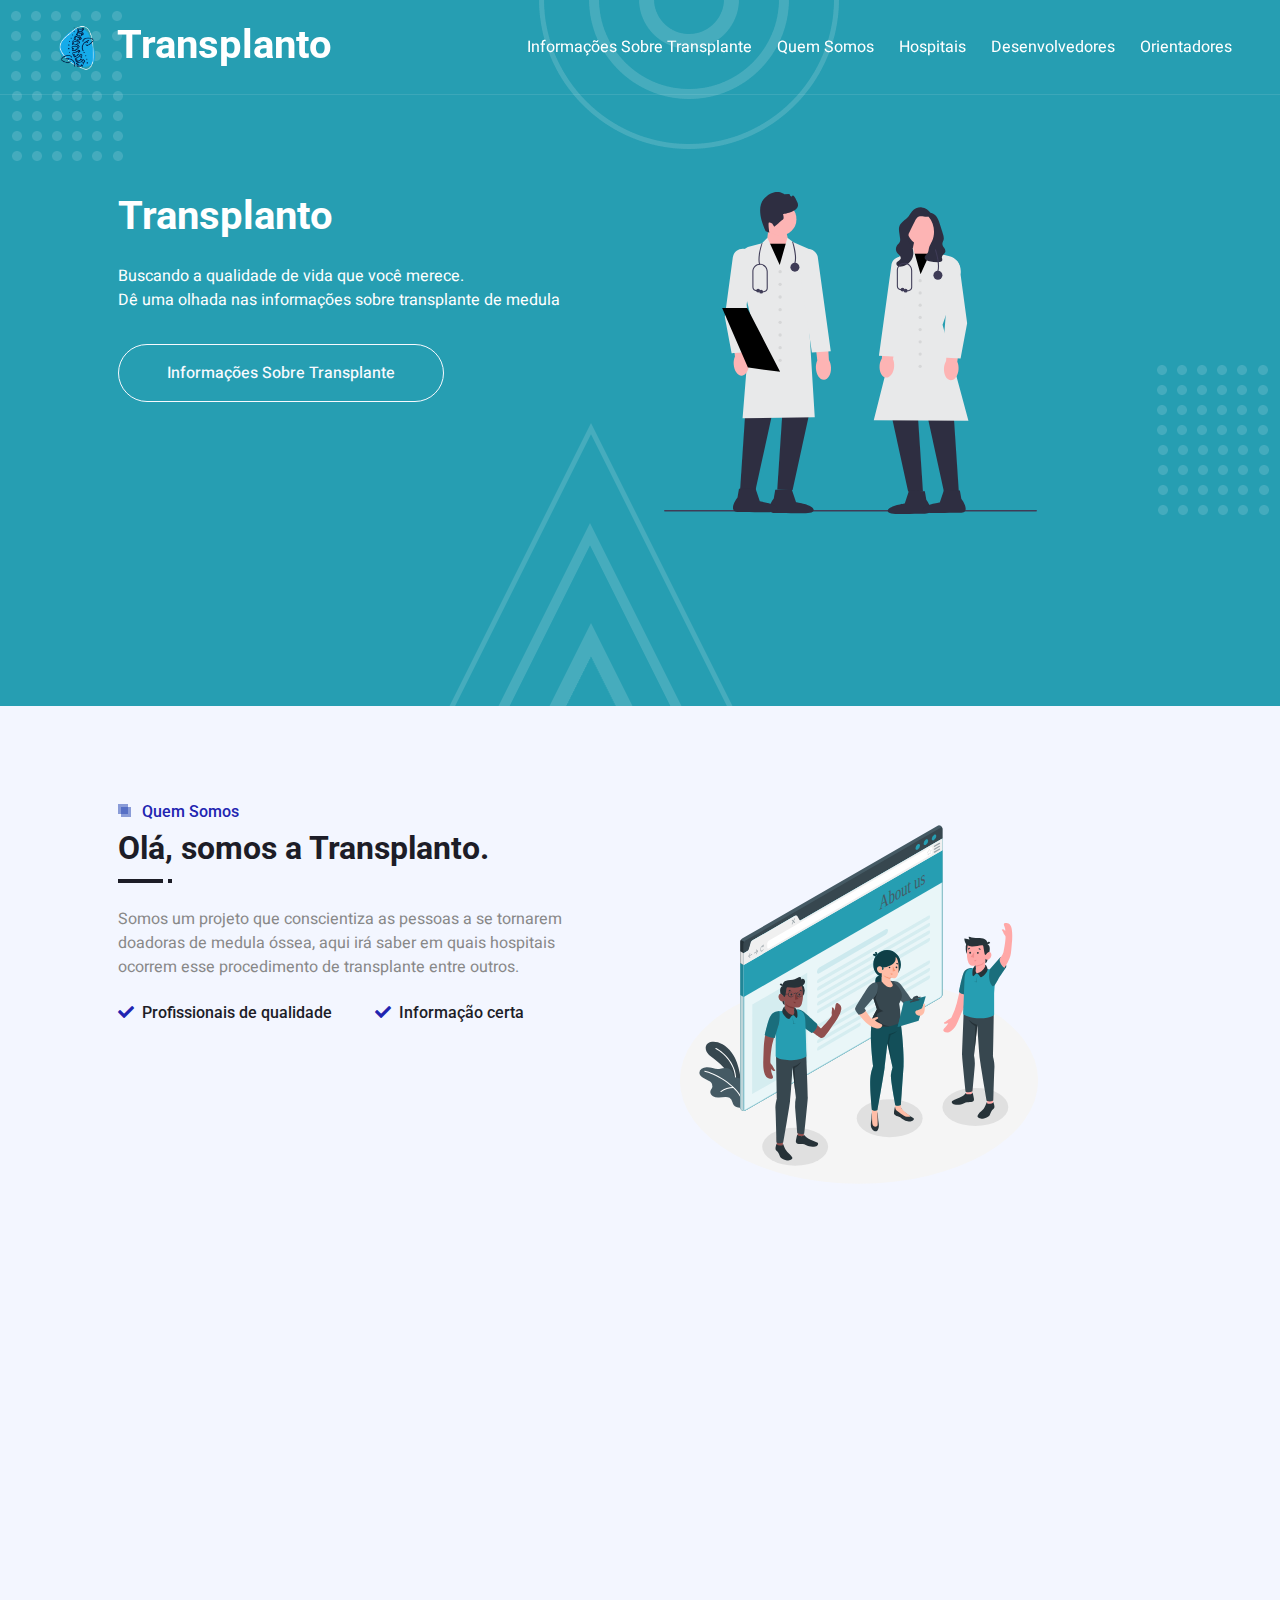
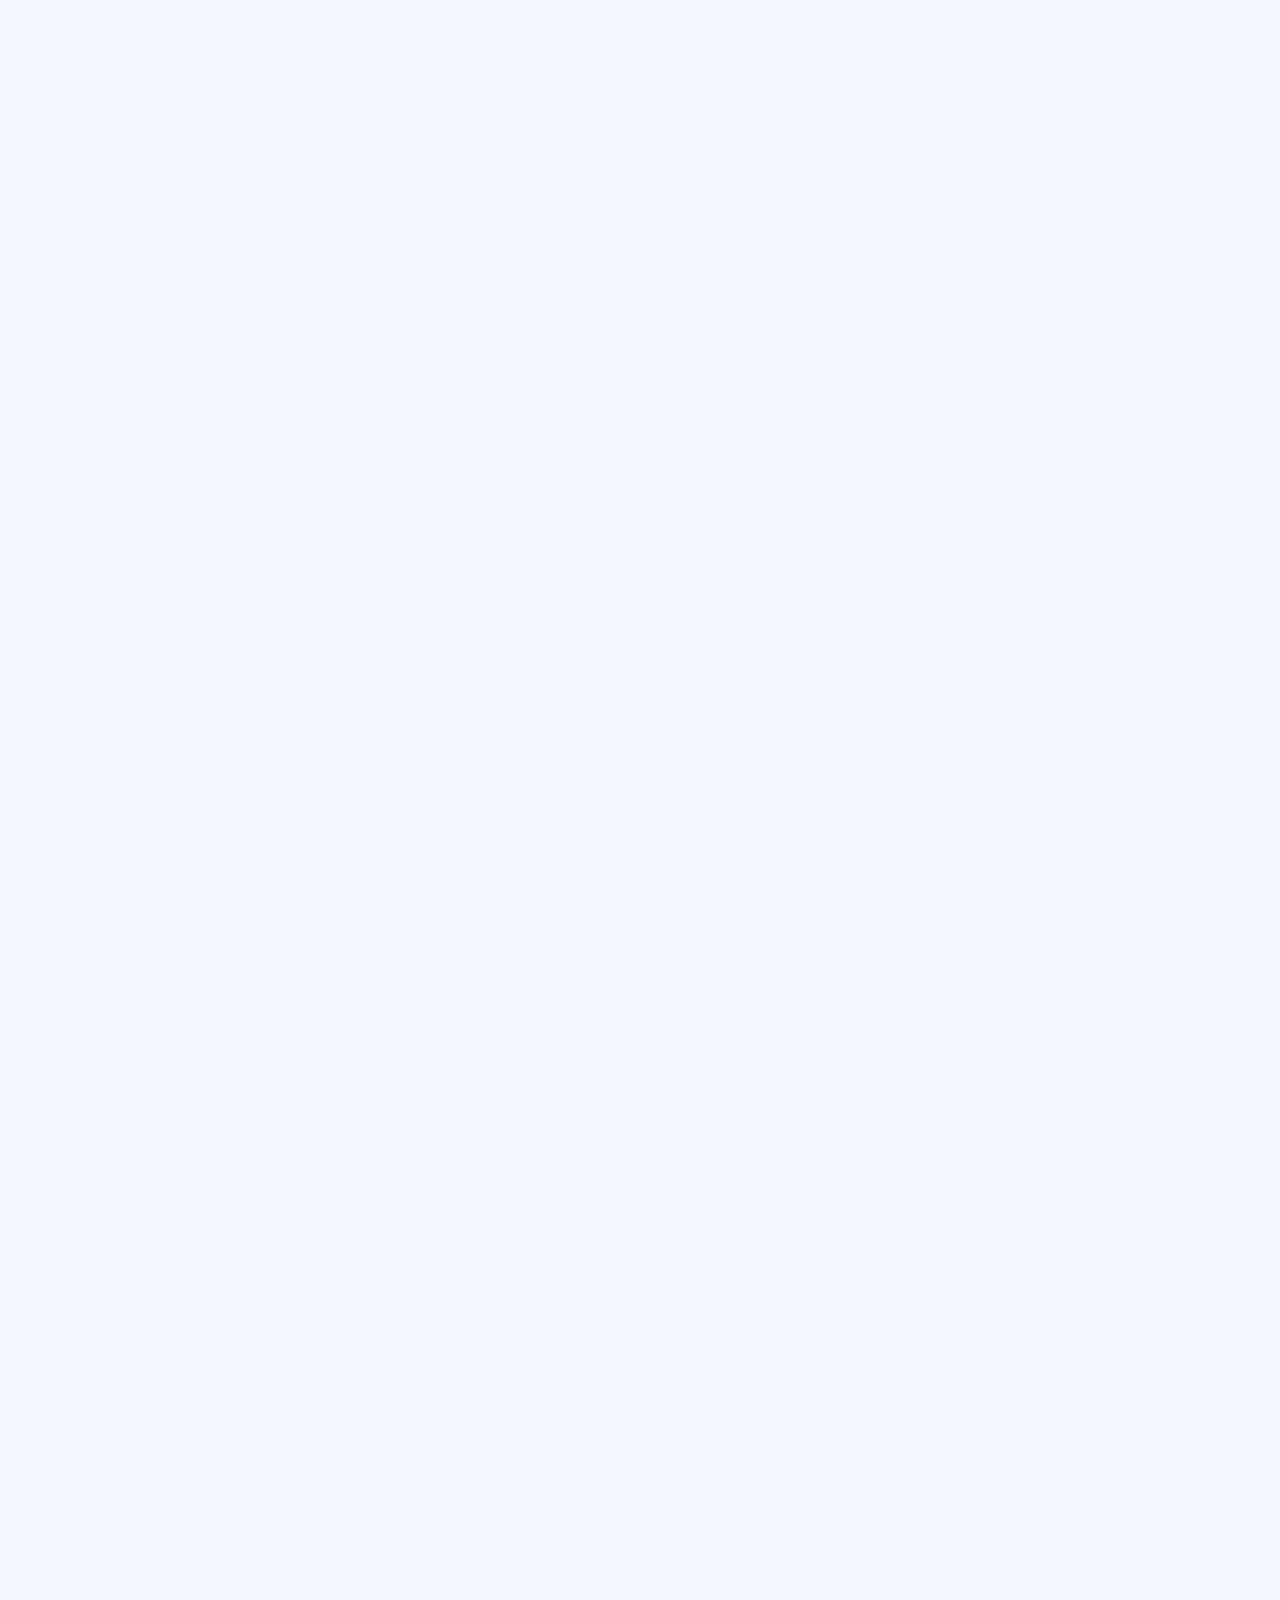
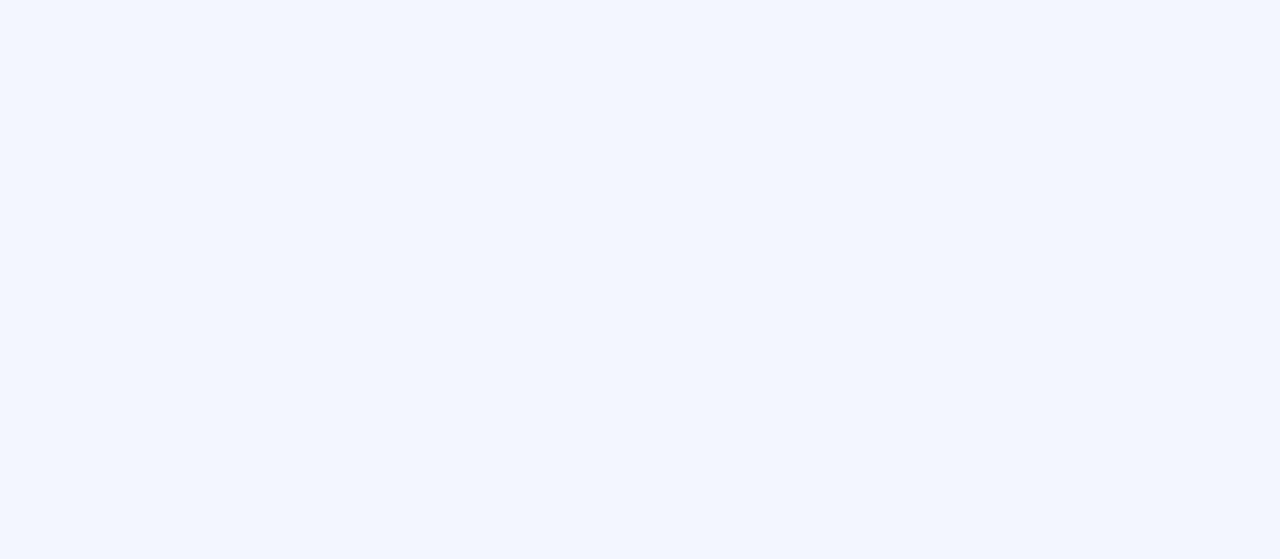
<file: index.html>
<!DOCTYPE html>
<html lang="en">

<head>
    
    <meta charset="UTF-8">
    <meta http-equiv="X-UA-Compatible" content="IE=edge">
    <meta name="viewport" content="width=device-width, initial-scale=1.0">

    <title>Transplanto</title>
    <link rel="sortcut icon" href="img/Logo.png" type="image/icon-x"/>
    <!-- Favicon 
    <link href="../img/favicon.ico" rel="icon">
    -->

    <!-- Fonts TALVEZ NAO -->
    <link rel="preconnect" href="https://fonts.googleapis.com">
    <link rel="preconnect" href="https://fonts.gstatic.com" crossorigin>
    <link href="https://fonts.googleapis.com/css2?family=Heebo:wght@400;500&family=Roboto:wght@400;500;700&display=swap" rel="stylesheet"> 

    <!-- Icones -->
    <link href="https://cdnjs.cloudflare.com/ajax/libs/font-awesome/5.10.0/css/all.min.css" rel="stylesheet">
    <link href="https://cdn.jsdelivr.net/npm/bootstrap-icons@1.4.1/font/bootstrap-icons.css" rel="stylesheet">

    <!-- ANIMACOES -->
    <link href="../lib/animate/animate.min.css" rel="stylesheet">
    <link href="../lib/owlcarousel/assets/owl.carousel.min.css" rel="stylesheet">
    <link href="../lib/lightbox/css/lightbox.min.css" rel="stylesheet">

    <!-- CSS -->
    <link type="text/css" href="css/bootstrap.min.css" rel="stylesheet">
    <link type="text/css" rel="stylesheet" href="css/style.css">

</head>

<body>
    <div >

        <!-- Navbar & Hero Start -->
        <div class="container-xxl position-relative p-0">
            <div class="bars">
            <nav class="navbar navbar-expand-lg navbar-light px-4 px-lg-5 py-3 py-lg-0" >
                <a href="" class="navbar-brand p-0">
                    <h1 class="m-0">
                     <!--LOGO NAV--> <img class="img-fluid3" src="img/Logo.png" alt="">
                     Transplanto<span class="fs-5"></span></h1>
                    
                </a>
                
                <button class="navbar-toggler" type="button" data-bs-toggle="collapse" data-bs-target="#navbarCollapse">
                    <span class="fa fa-bars"></span>
                </button>
                <div class="collapse navbar-collapse" id="navbarCollapse">
                    <div class="navbar-nav ms-auto py-0">
                        
                        <a href="./indexConteúdo.html" class="nav-item nav-link">Informações Sobre Transplante</a>
                        <a href="#quemSomos" class="nav-item nav-link">Quem Somos</a>
                        
                        <a href="#hospitais" class="nav-item nav-link">Hospitais</a>
                        
                        <a href="#desenvolvedores" class="nav-item nav-link">Desenvolvedores</a>
                        <a href="#Professores" class="nav-item nav-link">Orientadores</a>
                    </div>
                    
                </div>
            </nav>
        </div>
            <section id="home" class="content">
            <div class="container-xxl py-5 bg-primary hero-header mb-5">
                <div class="container my-5 py-5 px-lg-5">
                    <div class="row g-5 py-5">
                        <div class="col-lg-6 text-center text-lg-start">
                            <h1 class="text-white mb-4 animated zoomIn">Transplanto</h1>
                            <p class="text-white pb-3 animated zoomIn">Buscando a qualidade de vida que você merece.<br>Dê uma olhada nas informações sobre transplante de medula</p>
                             <a href="./indexConteúdo.html" class="btn btn-outline-light py-sm-3 px-sm-5 rounded-pill animated slideInRight">Informações Sobre Transplante</a>
                        </div>
                        <div class="col-lg-6 text-center text-lg-start">
                            <img class="img-fluid1" src="img/medico.svg" alt="">
                        </div>
                    </div>
                </div>
            </div>
        </div>
</section>
        <!-- Navbar & Hero End -->

        


        <!-- Full Screen Search Start -->
        <section id="quemSomos" class="content">
        <div class="modal fade" id="searchModal" tabindex="-1">
            <div class="modal-dialog modal-fullscreen">
                <div class="modal-content" style="background: rgba(29, 29, 39, 0.7);">
                    <div class="modal-header border-0">
                        <button type="button" class="btn bg-white btn-close" data-bs-dismiss="modal" aria-label="Close"></button>
                    </div>
                    <div class="modal-body d-flex align-items-center justify-content-center">
                        <div class="input-group" style="max-width: 600px;">
                            <input type="text" class="form-control bg-transparent border-light p-3" placeholder="Type search keyword">
                            <button class="btn btn-light px-4"><i class="bi bi-search"></i></button>
                        </div>
                    </div>
                </div>
            </div>
        </div>
        <section>
        <!-- Full Screen Search End -->


        <!-- About Start -->
        <div class="container-xxl py-5">
            <div class="container px-lg-5">
                <div class="row g-5">
                    <div class="col-lg-6 wow fadeInUp" data-wow-delay="0.1s">
                        <div class="section-title position-relative mb-4 pb-2">
                            <h6 class="position-relative text-primary ps-4">Quem Somos</h6>
                            <h2 class="mt-2">Olá, somos a Transplanto.</h2>
                        </div>
                        <p class="mb-4">Somos um projeto que conscientiza as pessoas a se tornarem doadoras de medula óssea, aqui irá saber em quais hospitais ocorrem esse procedimento de transplante entre outros.</p>
                        <div class="row g-3">
                            <div class="col-sm-6">
                                <h6 class="mb-3"><i class="fa fa-check text-primary me-2"></i>Profissionais de qualidade</h6>
                            </div>
                            <div class="col-sm-6">
                                <h6 class="mb-3"><i class="fa fa-check text-primary me-2"></i>Informação certa</h6>
                            </div>
                        </div>
                        
                    </div>
                    <div class="col-lg-6">
                        <img class="img-fluid wow zoomIn" data-wow-delay="0.5s" src="img/About us page-amico (1).svg">
                    </div>
                </div>
            </div>
        </div>
        <!-- About End -->


       


       


       <!-- Portfolio Start -->
       <section id="hospitais" class="content"> 
       <div class="container-xxl py-5">
            <div class="container px-lg-5">
                <div class="section-title position-relative text-center mb-5 pb-2 wow fadeInUp" data-wow-delay="0.1s">
                    <h6 class="position-relative d-inline text-primary ps-4">Hospitais</h6>
                    <h2 class="mt-2">Hospitais que fazem transplante de medula óssea</h2>
                </div>
                <div class="row mt-n2 wow fadeInUp" data-wow-delay="0.1s">
                    <div class="col-12 text-center">
                        <ul class="list-inline mb-5" id="portfolio-flters">
                            <li class="btn px-3 pe-4 active" data-filter="*">Todos</li>
                            <li class="btn px-3 pe-4" data-filter=".first" >São Paulo</li>
                            <li class="btn px-3 pe-4" data-filter=".second" >Brasil</li>
                        </ul>
                    </div>
                </div>
                <div class="row g-4 portfolio-container">
                    <div class="col-lg-4 col-md-6 portfolio-item first wow zoomIn" data-wow-delay="0.1s">
                        <div class="position-relative rounded overflow-hidden">
                            <img class="img-fluid4 w-100 radiusss" src="img/FAEPA Hospital de Clínicas Faculdades Médicas de Ribeirão Preto  USP.png" alt="">
                            <div class="portfolio-overlay">
                                
                                <div class="mt-auto">
                                <a class="h5 d-block text-white mt-1 mb-0" >FAEPA Hospital de Clínicas Faculdades Médicas de Ribeirão Preto  USP</a>
                                    <small class="text-white"><i class="fa fa-folder me-2"></i>Em São Paulo</small>
                                </div>
                            </div>
                        </div>
                    </div>
                    <div class="col-lg-4 col-md-6 portfolio-item second wow zoomIn" data-wow-delay="0.3s">
                        <div class="position-relative rounded overflow-hidden">
                            <img class="img-fluid4 w-100 radiusss" src="img/Hospital Universitário Clementino Fraga Filho.png" alt="">
                            <div class="portfolio-overlay">
                                
                                <div class="mt-auto">
                                    <a class="h5 d-block text-white mt-1 mb-0" >Hospital Universitário Clementino Fraga Filho</a> 
                                    <small class="text-white"><i class="fa fa-folder me-2"></i>Em Rio de Janeiro</small>
                                   
                                </div>
                            </div>
                        </div>
                    </div>
                    <div class="col-lg-4 col-md-6 portfolio-item first wow zoomIn" data-wow-delay="0.6s">
                        <div class="position-relative rounded overflow-hidden">
                            <img class="img-fluid w-100 radiusss" src="img/Fundação Faculdade de Medicina de São José do Rio Preto.png" alt="">
                            <div class="portfolio-overlay">
                               
                                <div class="mt-auto">
                                    <a class="h5 d-block text-white mt-1 mb-0" >Fundação Faculdade de Medicina de São José do Rio Preto</a>
                                    <small class="text-white"><i class="fa fa-folder me-2"></i>Em São Paulo</small>
                                </div>
                            </div>
                        </div>
                    </div>
                    <div class="col-lg-4 col-md-6 portfolio-item second wow zoomIn" data-wow-delay="0.1s">
                        <div class="position-relative rounded overflow-hidden">
                            <img class="img-fluid w-100 radiusss" src="img/Hospital de Clínicas da Universidade Federal de Minas Gerais.png" alt="">
                            <div class="portfolio-overlay">
                                
                                <div class="mt-auto">
                                <a class="h5 d-block text-white mt-1 mb-0" >Hospital de Clínicas da Universidade Federal de Minas Gerais</a>
                                    <small class="text-white"><i class="fa fa-folder me-2"></i>Em Minas Gerais</small>
                    
                                </div>
                            </div>
                        </div>
                    </div>
                    <div class="col-lg-4 col-md-6 portfolio-item first wow zoomIn" data-wow-delay="0.3s">
                        <div class="position-relative rounded overflow-hidden">
                            <img class="img-fluid w-100 radiusss" src="img/Hospital Israelita Albert Einstein.png" alt="">
                            <div class="portfolio-overlay">
                                
                                <div class="mt-auto">
                                    <a class="h5 d-block text-white mt-1 mb-0" >Hospital Israelita Albert Einstein</a>
                                    <small class="text-white"><i class="fa fa-folder me-2"></i>Em São Paulo</small>
                                </div>
                            </div>
                        </div>
                    </div>
                    <div class="col-lg-4 col-md-6 portfolio-item second wow zoomIn" data-wow-delay="0.6s">
                        <div class="position-relative rounded overflow-hidden">
                            <img class="img-fluid w-100 radiusss" src="img/Real Hospital Português de Beneficência em Pernambuco.png" alt="">
                            <div class="portfolio-overlay">
                                
                                <div class="mt-auto">
                                    <a class="h5 d-block text-white mt-1 mb-0" >Real Hospital Português de Beneficência em Pernambuco</a>
                                    
                                    <small class="text-white"><i class="fa fa-folder me-2"></i>Em Pernambuco</small>
                                </div>
                            </div>
                        </div>
                    </div>
                </div>
            </div>
        </div>
        </section>
        <!-- Portfolio End -->


       <br><br><br>


        <!-- DESENVOVEDORES -->
        <section id="desenvolvedores" class="content">
        <div class="container-xxl py-5">
            <div class="container px-lg-5">
                <div class="section-title position-relative text-center mb-5 pb-2 wow fadeInUp" data-wow-delay="0.1s">
                    <h6 class="position-relative d-inline text-primary ps-4">Nosso Time</h6>
                    <h2 class="mt-2">Conheça os membros da nossa equipe</h2>
                </div>
                
                    
                    <div class="row g-4">
                    <div class=".col-lg-10 col-md-7 wow fadeInUp portfolio-item" data-wow-delay="0.1s">
                        <div class="">
                            <div class="d-flex">
                               
                                <div class="position-relative rounded overflow-hidden">
                                <img class="img-fluid rounded w-100" src="img/Ana.jpeg" alt="">
                                <div class="portfolio-overlay">
                                
                                    <div class="mt-auto">
                                        <a class="h5 d-block text-white mt-1 mb-0" >Ana Clara Rocha</a>
                                        
                                        <small class="text-white vv">rochaanaclara602@gmail.com</small>
                                        <br>
                                        <a class="text-white imagemTamanho" href="https://instagram.com/_ana.rocha_?igshid=ZGUzMzM3NWJiOQ=="><i class="fab fa-instagram me-2"></i></a>
                                        
                                        <a class="text-white imagemTamanho" href="https://www.linkedin.com/in/ana-clara-rocha-bb4b17234"><i class="fab fa-linkedin-in me-2"></i></a>
                                    </div>
                                </div>
                                </div>
                            </div>
                          
                        </div>
                    </div>
                    <br><br><br><br>
                    <div class=".col-lg-10 col-md-7 wow fadeInUp portfolio-item" data-wow-delay="0.3s">
                        <div class="">
                            <div class="d-flex">
                                <div class="position-relative rounded overflow-hidden">
                                <img class="img-fluid rounded w-100" src="img/Moises.jpeg" alt="">
                                <div class="portfolio-overlay">
                                
                                    <div class="mt-auto">
                                        <a class="h5 d-block text-white mt-1 mb-0" >Moisés Vicente</a>
                                       
                                        <small class="text-white vv1">moisesvicentevbn@gmail.com</small>
                                        <br>
                                        <a class="text-white imagemTamanho" href="https://instagram.com/moises_vbs?igshid=ZGUzMzM3NWJiOQ=="><i class="fab fa-instagram me-2"></i></a>
                                        
                                        <a class="text-white imagemTamanho" href="https://www.linkedin.com/in/moises-vicente-programmer"><i class="fab fa-linkedin-in me-2"></i></a>
                                    </div>
                                </div>
                            </div>
                        </div>
                            
                        </div>
                    </div>
                    <div class=".col-lg-10 col-md-7 wow fadeInUp portfolio-item" data-wow-delay="0.6s">
                        <div class="">
                            <div class="d-flex">
                                <div class="position-relative rounded overflow-hidden">
                                <img class="img-fluid rounded w-100" src="img/Julia.jpeg" alt="">
                                <div class="portfolio-overlay">
                                
                                    <div class="mt-auto">
                                        <a class="h5 d-block text-white mt-1 mb-0" >Julia Araujo</a>
                                       
                                        <small class="text-white vv1">juliaaraujooliveira@outloock.com</small>
                                        <br>
                                        <a class="text-white imagemTamanho" href="https://instagram.com/https_juliaaraujo?igshid=OTk0YzhjMDVlZA=="><i class="fab fa-instagram me-2"></i></a>
                                        
                                        <a class="text-white imagemTamanho" href="https://www.linkedin.com/in/julia-araujo-0239b1235"><i class="fab fa-linkedin-in me-2"></i></a>
                                    </div>
                                </div>
                                </div>
                            </div>
                           
                        </div>
                    </div>
                    
                    <div class=".col-lg-10 col-md-7 wow fadeInUp portfolio-item" data-wow-delay="0.3s">
                        <div class="">
                            <div class="d-flex">
                                <div class="position-relative rounded overflow-hidden">
                                <img class="img-fluid rounded w-100" src="img/Hugo.jpeg" alt="">
                                <div class="portfolio-overlay">
                                
                                    <div class="mt-auto">
                                        <a class="h5 d-block text-white mt-1 mb-0" >Hugo Sales</a>
                                       
                                        <small class="text-white vv">hugosalessilvaa@gmail.com</small>
                                        <br>
                                        <a class="text-white  imagemTamanho" href="https://www.instagram.com/hugosalessilvaa/?igshid=ZGUzMzM3NWJiOQ%3D%3D"><i class="fab fa-instagram me-2"></i></a>
                                        
                                        <a class="text-white imagemTamanho" href="https://www.linkedin.com/in/hugo-sales-708433276/"><i class="fab fa-linkedin-in me-2"></i></a>
                                    </div>
                                </div>
                                </div>
                            </div>
                            
                        </div>
                    </div>
                </div>  
            </div>
        </div>
</section>
        <!-- Team End -->

        <section id="Professores" class="content"> 
            <div class="container-xxl py-5">
                 <div class="container px-lg-5">
                     <div class="section-title position-relative text-center mb-5 pb-2 wow fadeInUp" data-wow-delay="0.1s">
                         <h6 class="position-relative d-inline text-primary ps-4"></h6>
                         <h2 class="mt-2">Orientadores</h2>
                     </div>
                    
                     <div class="row g-4 portfolio-container">
                         <div class="col-lg-6 col-md-6 portfolio-item first second wow zoomIn text-center" data-wow-delay="0.1s">
                             <div class="position-relative rounded overflow-hidden">
                                 <img class="img-fluid4 w-100 radiusss" src="img/elaine-foto.jpg" alt="">
                                 <div class="portfolio-overlay">
                                     
                                     <div class="mt-auto">
                                     <a class="h5 d-block text-white mt-1 mb-0" >Elaine Lima</a>
                                     <a class="text-white"><i class="fa fa-book me-2"></i>Biologia</a>
                                   
                                     </div>
                                 </div>
                             </div>
                         </div>
                         <div class="col-lg-6 col-md-6 portfolio-item first second wow zoomIn text-center" data-wow-delay="0.3s">
                             <div class="position-relative rounded overflow-hidden">
                                 <img class="img-fluid4 w-100 radiusss" src="img/allan.jpeg" alt="">
                                 <div class="portfolio-overlay">
                                     
                                     <div class="mt-auto">
                                         <a class="h5 d-block text-white mt-1 mb-0" >Allan Vidal</a> 
                                         <a class="text-white"><i class="fa fa-book me-2"></i>Programação web</a>
                                        
                                     </div>
                                 </div>
                             </div>
                         </div>
                     </div>
                 </div>
             </div>
             </section>
             <br><br><br>

        <!-- Footer Start -->
        <div class="container-fluid bg-primary text-light footer mt-5 pt-5 wow fadeIn" data-wow-delay="0.1s">
            <div class="container py-5 px-lg-5">
                <div class="row g-5">
                  
            
            <div class="container px-lg-5">
                <div class="copyright">
                    <div class="row">
                        <div class="col-md-6 text-center text-md-start mb-3 mb-md-0">
                            &copy; <a class="border-bottom" href="#">Transplanto</a><br>Este site foi feito com o intuído de apresentar sobre Transplante de medula óssea. 
                            Com a união das matérias de PW3 e Biologia.
                            <a class="border-bottom" href="#"></a>
                            <br><a class="border-bottom" href="#" >Etec de Guaianazes</a>
                        </div>
                        
                    </div>
                </div>
            </div>
        </div>
        <!-- Footer End -->


        <!-- Back to Top -->
        <a href="#home" class="btn btn-lg btn-primary btn-lg-square back-to-top pt-2"><i class="bi bi-arrow-up"></i></a>
    </div>

    <!-- JavaScript Libraries -->
    <script src="https://code.jquery.com/jquery-3.4.1.min.js"></script>
    <script src="https://cdn.jsdelivr.net/npm/bootstrap@5.0.0/dist/js/bootstrap.bundle.min.js"></script>
    <script src="lib/wow/wow.min.js"></script>
    <script src="lib/easing/easing.min.js"></script>
    <script src="lib/waypoints/waypoints.min.js"></script>
    <script src="lib/owlcarousel/owl.carousel.min.js"></script>
    <script src="lib/isotope/isotope.pkgd.min.js"></script>
    <script src="lib/lightbox/js/lightbox.min.js"></script>

    <!-- Template Javascript -->
    <script src="js/main.js"></script>
</body>

</html>
</file>
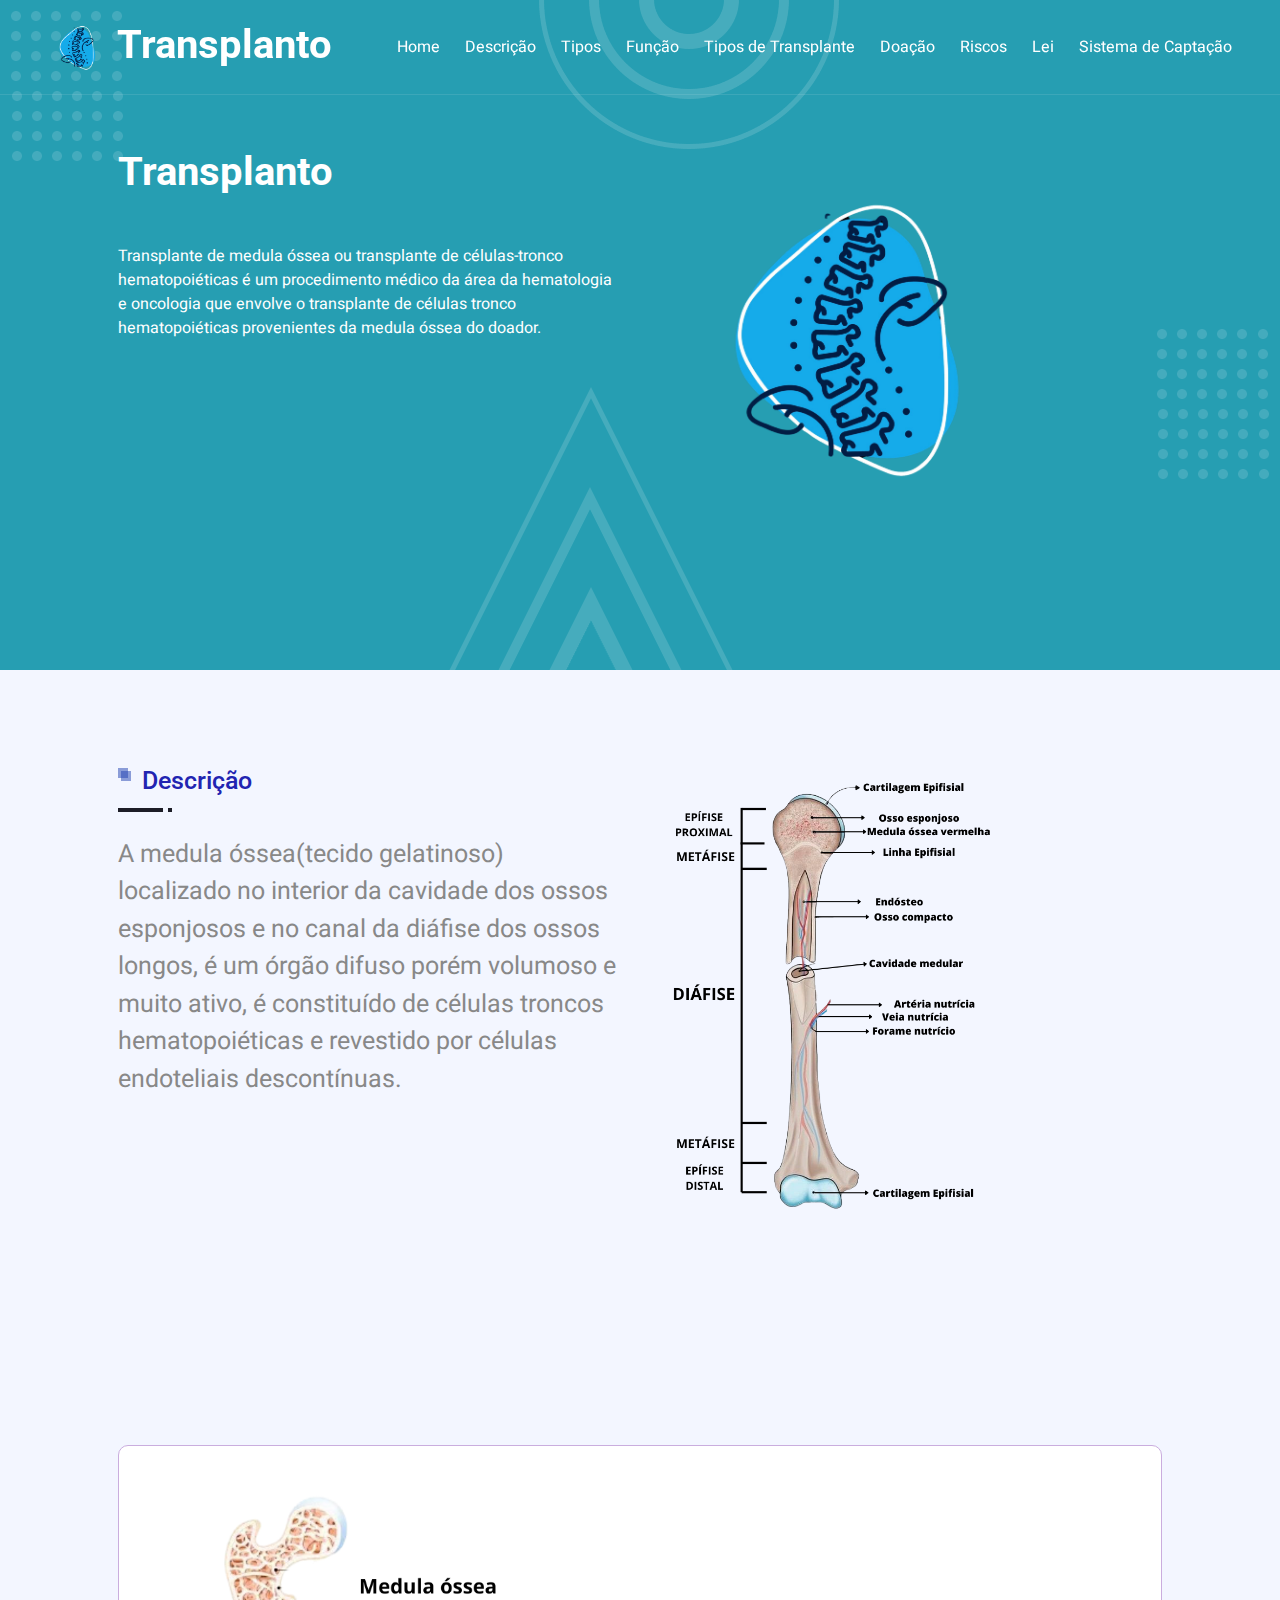
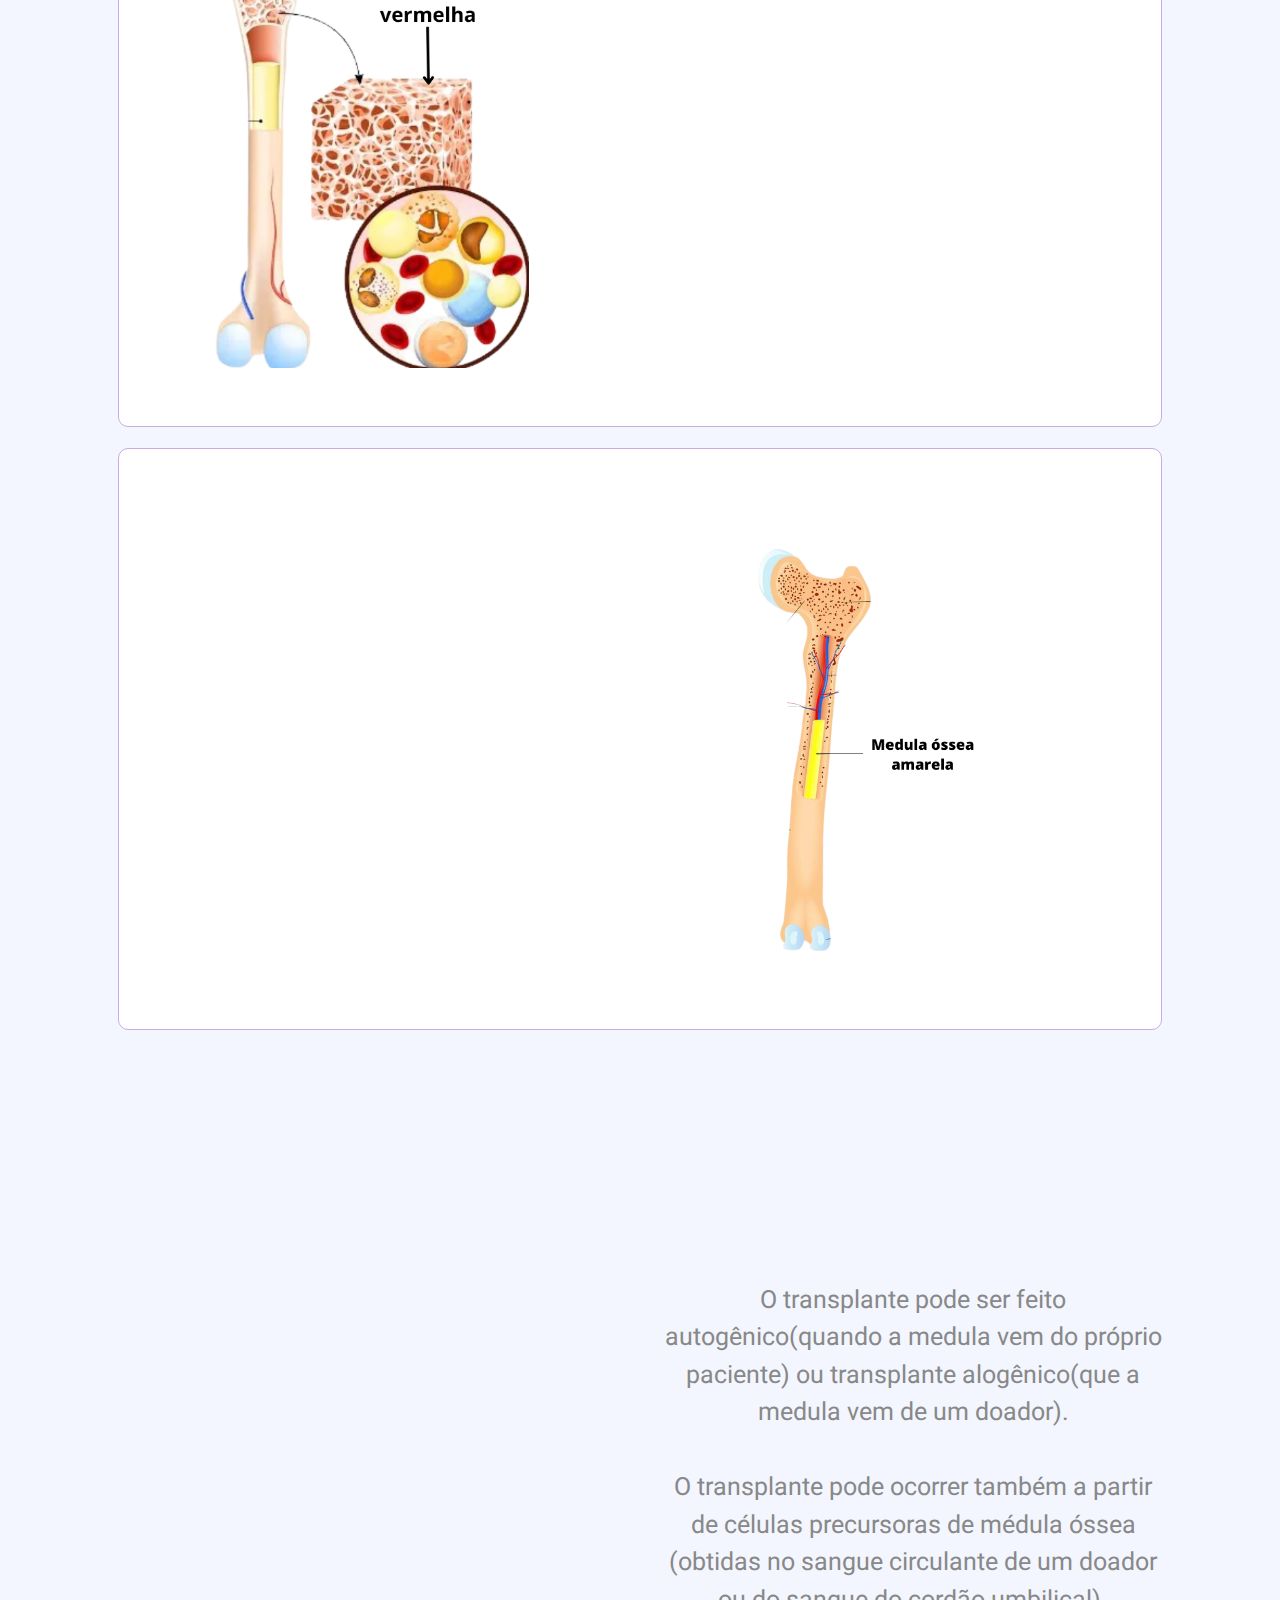
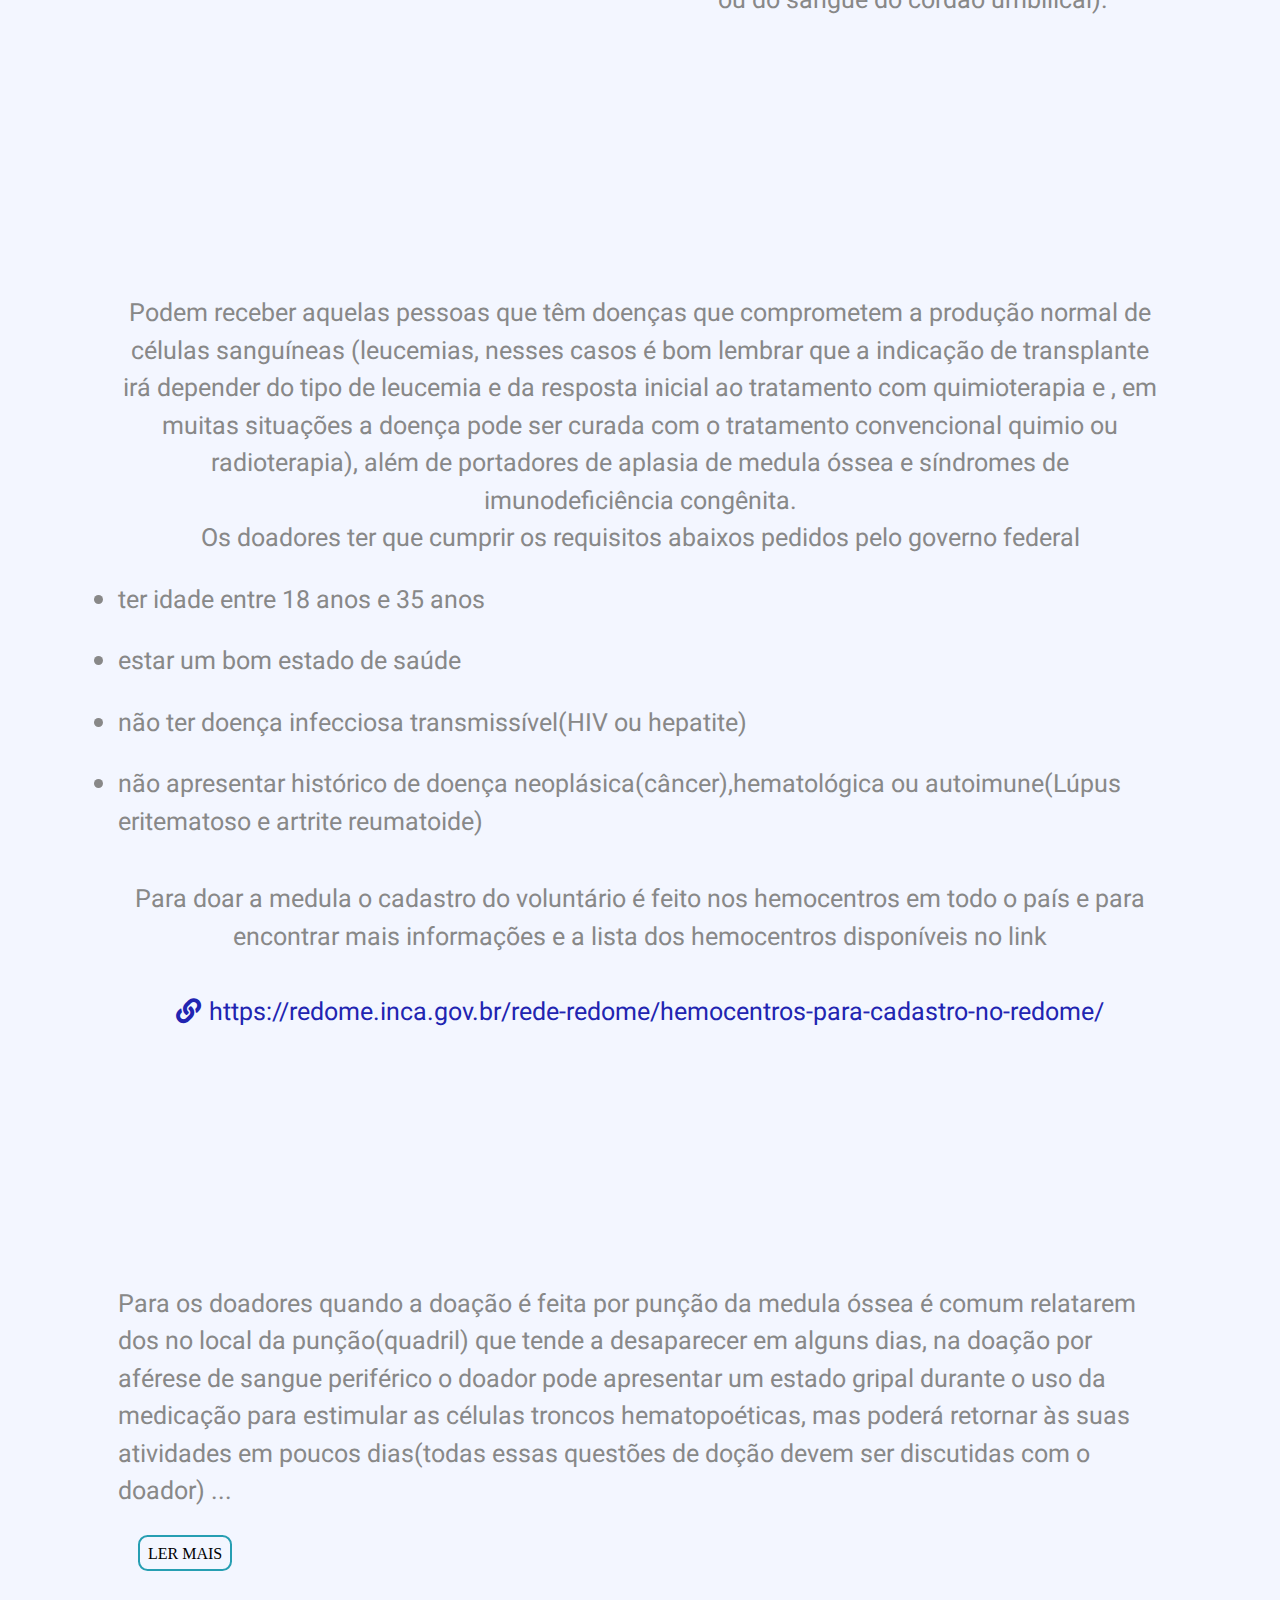
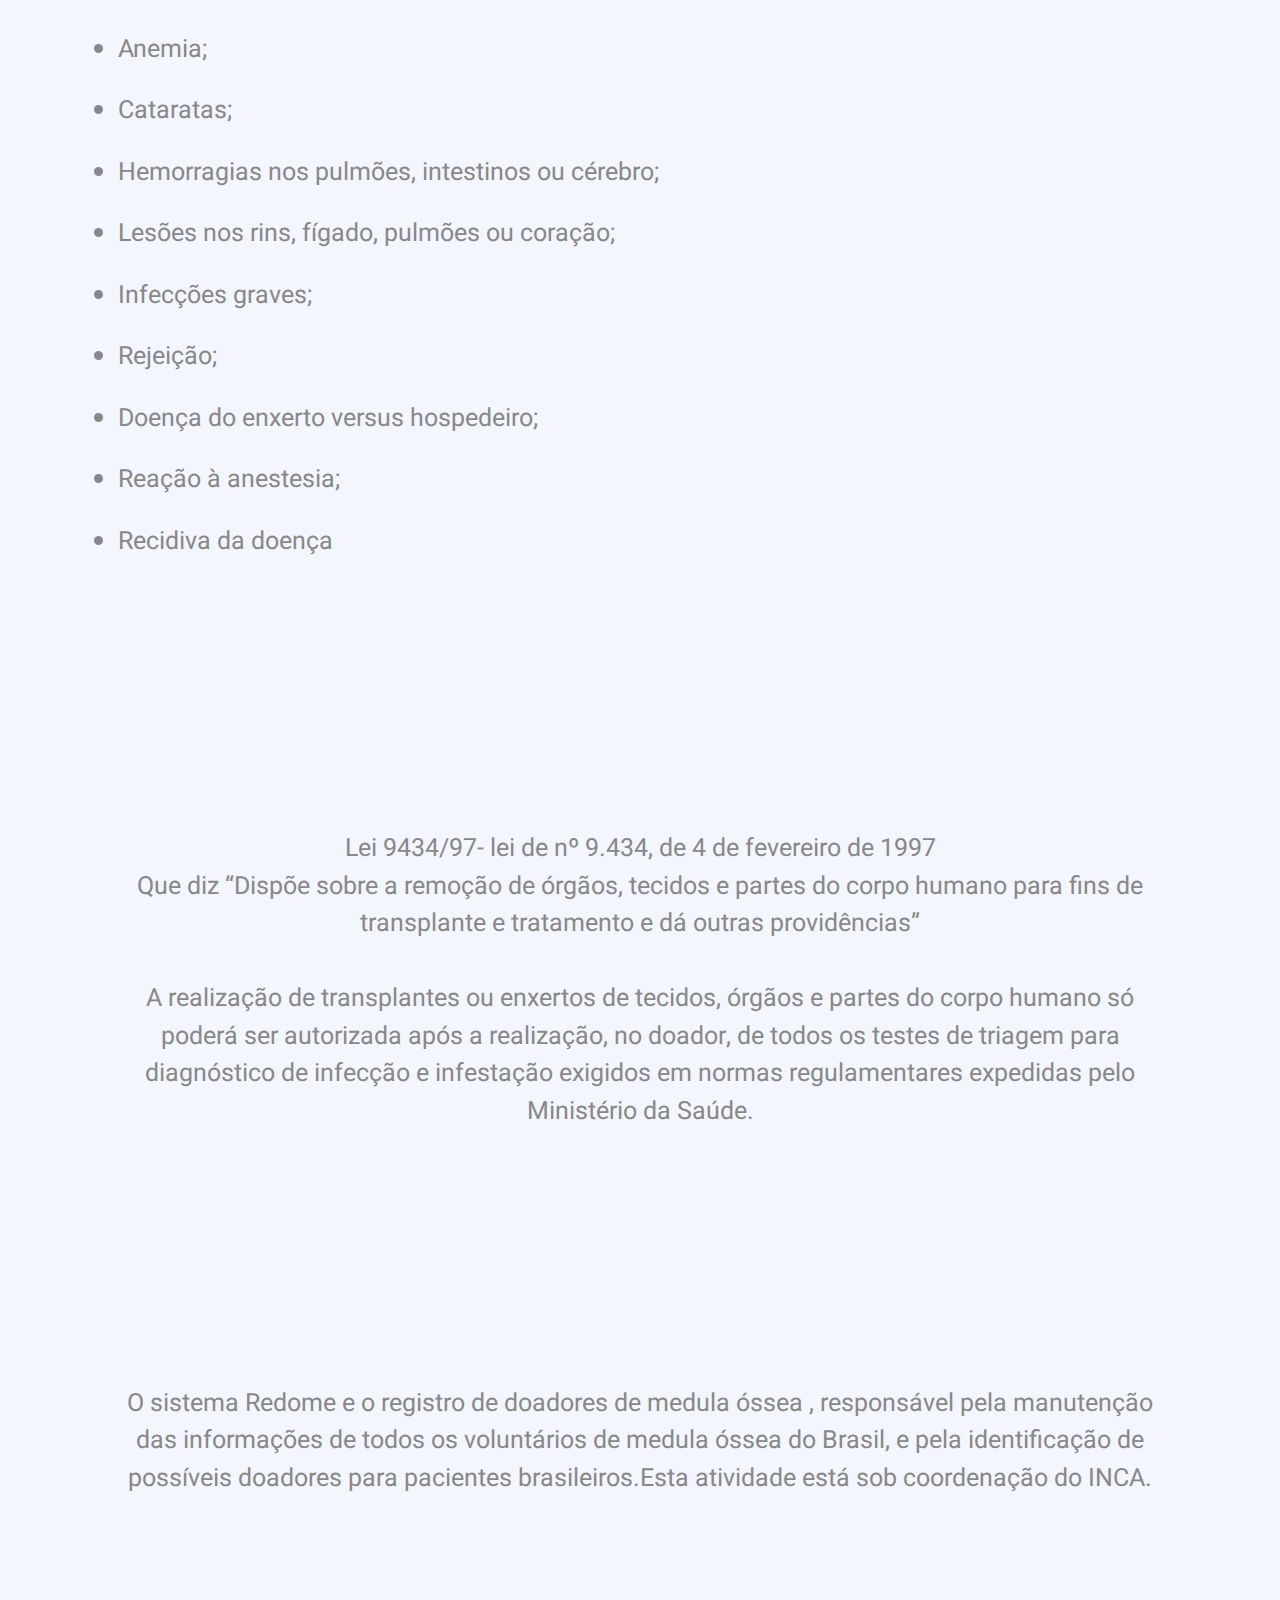
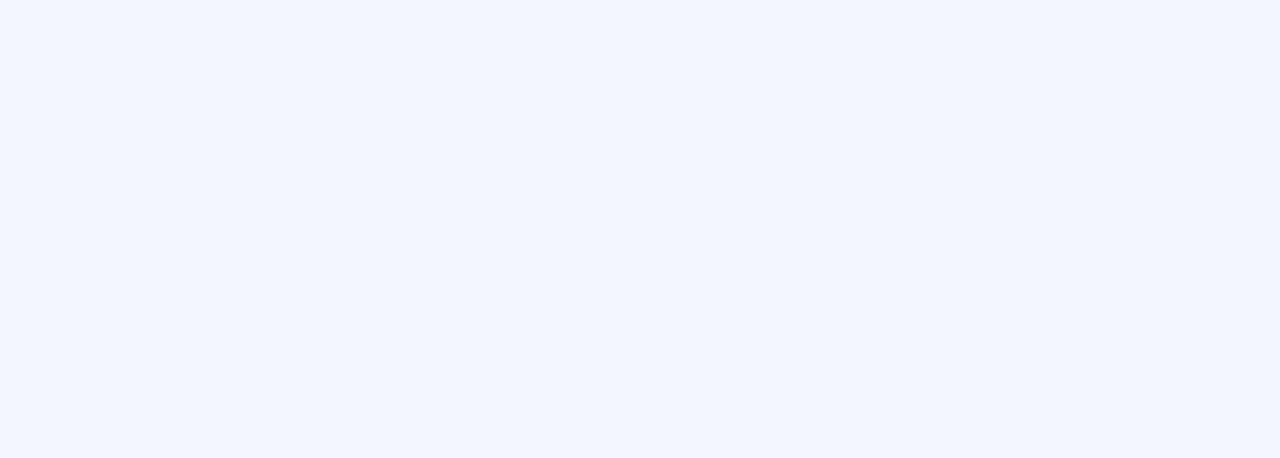
<file: indexConteúdo.html>
<!DOCTYPE html>
<html lang="en">

<head>
    
    <meta charset="UTF-8">
    <meta http-equiv="X-UA-Compatible" content="IE=edge">
    <meta name="viewport" content="width=device-width, initial-scale=1.0">

    <title>Transplanto</title>
    <link rel="sortcut icon" href="img/Logo.png" type="image/icon-x"/>
    <!-- Favicon 
    <link href="../img/favicon.ico" rel="icon">
    -->

    <!-- Fonts TALVEZ NAO -->
    <link rel="preconnect" href="https://fonts.googleapis.com">
    <link rel="preconnect" href="https://fonts.gstatic.com" crossorigin>
    <link href="https://fonts.googleapis.com/css2?family=Heebo:wght@400;500&family=Roboto:wght@400;500;700&display=swap" rel="stylesheet"> 

    <!-- Icones -->
    <link href="https://cdnjs.cloudflare.com/ajax/libs/font-awesome/5.10.0/css/all.min.css" rel="stylesheet">
    <link href="https://cdn.jsdelivr.net/npm/bootstrap-icons@1.4.1/font/bootstrap-icons.css" rel="stylesheet">

    <!-- ANIMACOES -->
    <link href="../lib/animate/animate.min.css" rel="stylesheet">
    <link href="../lib/owlcarousel/assets/owl.carousel.min.css" rel="stylesheet">
    <link href="../lib/lightbox/css/lightbox.min.css" rel="stylesheet">

    <!-- CSS -->
    <link type="text/css" href="css/bootstrap.min.css" rel="stylesheet">
    <link type="text/css" rel="stylesheet" href="css/style.css">

</head>

<body>
    <div >

        <!-- Navbar & Hero Start -->
        <div class="container-xxl position-relative p-0">
            <div class="bars">
            <nav class="navbar navbar-expand-lg navbar-light px-4 px-lg-5 py-3 py-lg-0">
                <a href="" class="navbar-brand p-0">
                    <h1 class="m-0">
                     <!--LOGO NAV--> <img class="img-fluid3" src="img/Logo.png" alt="">
                     Transplanto<span class="fs-5"></span></h1>
                    
                </a>
                <button class="navbar-toggler" type="button" data-bs-toggle="collapse" data-bs-target="#navbarCollapse">
                    <span class="fa fa-bars"></span>
                </button>
                <div class="collapse navbar-collapse" id="navbarCollapse">
                    <div class="navbar-nav ms-auto py-0">
                     
                        <a href="./index.html" class="nav-item nav-link">Home</a>
                        <a href="#Descrição" class="nav-item nav-link">Descrição</a>
                        
                        <a href="#Tipos" class="nav-item nav-link">Tipos</a>
                        <a href="#Função" class="nav-item nav-link">Função</a>
                       <a href="#TiposdeTransplate" class="nav-item nav-link">Tipos de Transplante</a>
                       <a href="#Doação de medula" class="nav-item nav-link">Doação</a>
                       <a href="#Riscos" class="nav-item nav-link">Riscos</a>
                       <a href="#Lei" class="nav-item nav-link">Lei</a>
                       <a href="#Sistema de captação" class="nav-item nav-link">Sistema de Captação</a>
                    </div>
                    
                </div>
            </nav>
        </div>
            <section id="home" class="content">
            <div class="container-xxl py-1 bg-primary hero-header mb-5">
                <div class="container my-5 py-5 px-lg-5">
                    <div class="row g-5 py-5">
                        <div class="col-lg-6 text-center text-lg-start">
                            <h1 class="text-white mb-4 animated zoomIn">Transplanto</h1>
                            <br>
                            <p class="text-white pb-3 animated zoomIn">Transplante de medula óssea ou transplante de células-tronco hematopoiéticas é um procedimento médico da área da hematologia e oncologia que envolve o transplante de células tronco hematopoiéticas provenientes da medula óssea do doador.</p>
                       
                        </div>
                        <div class="col-lg-6 text-center text-lg-start">
                            <img class="img-fluid1" src="img/Logo.png" alt="">
                        </div>
                    </div>
                </div>
            </div>
        </div>
</section>
        <!-- Navbar & Hero End -->

        


        <!-- Full Screen Search Start -->
        <section id="Descrição" class="content">
        <div class="modal fade" id="searchModal" tabindex="-1">
            <div class="modal-dialog modal-fullscreen">
                <div class="modal-content" style="background: rgba(29, 29, 39, 0.7);">
                    <div class="modal-header border-0">
                        <button type="button" class="btn bg-white btn-close" data-bs-dismiss="modal" aria-label="Close"></button>
                    </div>
                    <div class="modal-body d-flex align-items-center justify-content-center">
                        <div class="input-group" style="max-width: 600px;">
                            <input type="text" class="form-control bg-transparent border-light p-3" placeholder="Type search keyword">
                            <button class="btn btn-light px-4"><i class="bi bi-search"></i></button>
                        </div>
                    </div>
                </div>
            </div>
        </div>
        <section>
        <!-- Full Screen Search End -->


        <!-- About Start -->
        <div class="container-xxl py-5">
            <div class="container px-lg-5">
                <div class="row g-5">
                    <div class="col-lg-6 wow fadeInUp" data-wow-delay="0.1s">
                        <div class="section-title position-relative mb-4 pb-2">
                            <h6 class="position-relative text-primary ps-4 ptx">Descrição</h6>
                        
                        </div>
                        <p class="mb-4 ptx">A medula óssea(tecido gelatinoso) localizado no interior da cavidade dos ossos esponjosos e no canal da diáfise dos ossos longos, é um órgão difuso porém volumoso e muito ativo, é constituído de células troncos hematopoiéticas e revestido por células endoteliais descontínuas.</p>
                       
                        <div class="row g-3">
                           
                        </div>
                        
                    </div>
                    <div class="col-lg-6">
                        <img class="img-fluid wow zoomIn" data-wow-delay="0.5s" src="img/Diáfise.png">
                    </div>
                </div>
            </div>
        </div>
        <!-- About End -->
       


       <!-- Portfolio Start -->
       <section id="Tipos" class="content"> 
       <div class="container-xxl py-5">
            <div class="container px-lg-5">
                <div class="section-title position-relative text-center mb-5 pb-2 wow fadeInUp" data-wow-delay="0.1s">
                    <h6 class="position-relative d-inline text-primary ps-4"></h6>
                    <h2 class="mt-2">Tipos de medula óssea</h2>
                </div>

                <div class="texto-carreiras">

                <div class="container-xxl py-5">
                    <div class="container px-lg-5">
                        <div class="row g-5">
                           
                            <div class="col-lg-6">
                                <img class="img-fluid4 w-100" data-wow-delay="0.5s" src="img/Medula ossea vermelha.png">
                            </div>

                            <div class="col-lg-6 wow fadeInUp" data-wow-delay="0.1s">
                                <h3>Medula óssea Vermelha</h3>
                                <p class="mb-4 ptx">Vermelha deve-se ao elevado número de glóbulos vermelhos em formação no local.</p>
                            </div>
                        </div>
                    </div>
                </div>
                </div>
                
                <div class="texto-carreiras">
                <div class="container-xxl py-5">
                    <div class="container px-lg-5">
                        <div class="row g-5">
                           
                            <div class="col-lg-6 wow fadeInUp" data-wow-delay="0.1s">
                                <h3>Medula óssea Amarela</h3>
                                <p class="mb-4 ptx">constitui-se basicamente de células adiposas. Com a passagem dos anos, a maior parte da medula vai perdendo sua função. Torna-se gordurosa e amarelada, recebendo então o nome de medula amarela</p>
                            </div>

                            <div class="col-lg-6">
                                <img class="img-fluid4 w-100" data-wow-delay="0.5s" src="img/Imagem Medula.png">
                            </div>

                        </div>
                    </div>
                </div>
                </div>
            </div>
        </div>
        </section>
        <!-- Portfolio End -->



         <!-- About Start -->
         <section id="Função" class="content">
        <div class="container-xxl py-5">
            <div class="container px-lg-5">
                <div class="row g-5">
                    <div class="col-lg-6 wow fadeInUp" data-wow-delay="0.1s">
                       
                       
                        <div class="section-title position-relative text-center mb-5 pb-2 wow fadeInUp">
                            <h6 class="position-relative d-inline text-primary ps-4"></h6>
                    <h2 class="mt-2">Função</h2>
                           
                        
                        </div>
                        <p class="mb-4 ptx v3 text-center">Atua na produção de componentes do sangue (hemácias, leucócitos, megacariócitos ), todas essas células sanguíneas derivam de uma célula tronco chamada pluripotente, essas células desenvolvem as linfóides(responsáveis pela  formação dos linfócitos) e as mielóides(responsáveis pela formação dos eritrócitos, plaquetas, granulócitos e monócitos).</p>
                        
                        <div class="row g-3">
                           
                        </div>
                        
                    </div>
                    
                    <div id="TiposdeTransplate" class="col-lg-6">
                        <div class="section-title position-relative text-center mb-5 pb-2 wow fadeInUp">
                            <h6 class="position-relative d-inline text-primary ps-4"></h6>
                    <h2 class="mt-2">Tipos de transplantes para medula</h2>
                           
                        
                        </div>
                        <p class="mb-4 ptx v3 text-center">O transplante pode ser feito autogênico(quando a medula vem do próprio paciente) ou transplante alogênico(que a medula vem de um doador).<br><br>O transplante pode ocorrer também a partir de células precursoras de médula óssea (obtidas no sangue circulante de um doador ou do sangue do cordão umbilical).</p>
                        
                    </div>
                </div>
            </div>
        </div>
        </section>
        <!-- About End -->
           <section id="Doação de medula" class="content">
            <div class="container-xxl py-5">
                <div class="container px-lg-5">
                    <div class="section-title position-relative text-center mb-5 pb-2 wow fadeInUp" data-wow-delay="0.1s">
                        <h6 class="position-relative d-inline text-primary ps-4"></h6>
                        <h2 class="mt-2">Doação de medula</h2>
                    </div>
                    <p class="mb-4 ptx v3 text-center">Podem receber aquelas pessoas que têm doenças que comprometem a produção normal de células sanguíneas (leucemias, nesses casos é bom lembrar que a indicação de transplante irá depender do tipo de leucemia e da resposta inicial ao tratamento com quimioterapia e , em  muitas situações a doença pode ser curada com o tratamento convencional quimio ou radioterapia), além de portadores de aplasia de medula óssea e síndromes de imunodeficiência congênita.<br>
                        Os doadores ter que cumprir os requisitos abaixos  pedidos pelo governo federal<br>
                        <li class="lista">	ter idade entre 18 anos e 35 anos </li><br>
                        <li class="lista">	estar um bom estado de saúde</li><br>
                            <li class="lista">	não ter doença infecciosa transmissível(HIV ou hepatite)</li><br>
                                <li class="lista">	não apresentar histórico de doença neoplásica(câncer),hematológica ou autoimune(Lúpus eritematoso e artrite reumatoide)</li><br>
                    </p><p class="mb-4 ptx v3 text-center"></i>Para doar a medula  o cadastro do voluntário é feito nos hemocentros em todo o país  e para encontrar mais informações e a lista dos hemocentros disponíveis no link<br> <br> <a href="https://redome.inca.gov.br/rede-redome/hemocentros-para-cadastro-no-redome/"><i class="fa fa-link me-2"></i>https://redome.inca.gov.br/rede-redome/hemocentros-para-cadastro-no-redome/</a>
                        
                        </p>
                  
                </div>
            </div>
        </section>

         <!-- About End -->
         <section id="Riscos" class="content">
            <div class="container-xxl py-5">
                <div class="container px-lg-5">
                    <div class="section-title position-relative text-center mb-5 pb-2 wow fadeInUp" data-wow-delay="0.1s">
                        <h6 class="position-relative d-inline text-primary ps-4"></h6>
                        <h2 class="mt-2">Riscos para os doadores e aos transplantados</h2>
                    </div>
                    <p class="mb-4 ptx v3 ">Para os doadores quando a doação é feita por punção da medula óssea é comum relatarem dos no local da punção(quadril) que tende a desaparecer em alguns dias, na doação por aférese de sangue periférico o doador pode apresentar um estado gripal durante o uso da medicação para estimular as células troncos hematopoéticas, mas poderá retornar às suas atividades em poucos dias(todas essas questões de doção devem ser discutidas com o doador)
                        <span id="pontos">...</span><span id="mais"><br> 

                        Para os doadores quando a doação é feita por punção da medula óssea é comum relatarem dos no local da punção(quadril) que tende a desaparecer em alguns dias, na doação por aférese de sangue periférico o doador pode apresentar um estado gripal durante o uso da medicação para estimular as células troncos hematopoéticas, mas poderá retornar às suas atividades em poucos dias(todas essas questões de doção devem ser discutidas com o doador)<br></span></p>
                        <button class="btm fourth text-center"><a onclick="vermais()" id="btnVerMais">Ler mais</a></button>

                        <br>
                        <p>
                        <li class="lista">	Anemia;</li><br>
                        <li class="lista">	Cataratas;</li><br>
                            <li class="lista">	Hemorragias nos pulmões, intestinos ou cérebro;</li><br>
                                <li class="lista">	Lesões nos rins, fígado, pulmões ou coração;</li><br>
                                <li class="lista">	Infecções graves;</li><br>
                                <li class="lista">	Rejeição;</li><br>
                                <li class="lista">	Doença do enxerto versus hospedeiro;</li><br>
                                <li class="lista">	Reação à anestesia;</li><br>
                                <li class="lista">	Recidiva da doença</li><br>
                      </p>
                  
                </div>
            </div>
        </section>
        <section id="Lei" class="content">
            <div class="container-xxl py-5">
                <div class="container px-lg-5">
                    <div class="section-title position-relative text-center mb-5 pb-2 wow fadeInUp" data-wow-delay="0.1s">
                        <h6 class="position-relative d-inline text-primary ps-4"></h6>
                        <h2 class="mt-2">Lei brasileira de transplante de órgãos</h2>
                    </div>
                    <p class="mb-4 ptx v3 text-center">Lei 9434/97- lei de nº 9.434, de 4 de fevereiro de 1997<br>
                        Que diz “Dispõe sobre a remoção de órgãos, tecidos e partes do corpo humano para fins de transplante e tratamento e dá outras providências”<br><br>
                        
                         A realização de transplantes ou enxertos de tecidos, órgãos e partes do corpo humano só poderá ser autorizada após a realização, no doador, de todos os testes de triagem para diagnóstico de infecção e infestação exigidos em normas regulamentares expedidas pelo Ministério da Saúde. 
                        
                    </p>
                  
                </div>
            </div>
        </section>
        <section id="Sistema de captação" class="content">
            <div class="container-xxl py-5">
                <div class="container px-lg-5">
                    <div class="section-title position-relative text-center mb-5 pb-2 wow fadeInUp" data-wow-delay="0.1s">
                        <h6 class="position-relative d-inline text-primary ps-4"></h6>
                        <h2 class="mt-2">Sistema de captação</h2>
                    </div>
                    <p class="mb-4 ptx v3 text-center">O sistema Redome e o registro de doadores de medula óssea , responsável pela manutenção das informações de todos os voluntários de medula óssea do Brasil, e pela identificação de possíveis doadores para pacientes brasileiros.Esta atividade está sob coordenação do INCA.
                    </p>
                  
                </div>
            </div>
        </section>
       <br><br><br>

       <div class="container px-lg-5">
        <div class="section-title position-relative text-center mb-5 pb-2 wow fadeInUp" data-wow-delay="0.1s">
            <h6 class="position-relative d-inline text-primary ps-4"></h6>
            <p class="mt-1 fonttamanho"><a href="./ReferênciasBibliográficas.html">Referências Bibliográficas</a></p>
        </div></div>
     
  

        <!-- Footer Start -->
        <div class="container-fluid bg-primary text-light footer mt-5 pt-5 wow fadeIn" data-wow-delay="0.1s">
            <div class="container py-5 px-lg-5">
                <div class="row g-5">
                  
            
            <div class="container px-lg-5">
                <div class="copyright">
                    <div class="row">
                        <div class="col-md-6 text-center text-md-start mb-3 mb-md-0">
                            &copy; <a class="border-bottom" href="#">Transplanto</a><br>Este site foi feito com o intuído de apresentar sobre Transplante de medula óssea. 
                            Com a união das matérias de PW3 e Biologia.
                            <a class="border-bottom" href="#"></a>
                            <br><a class="border-bottom" href="#" >Etec de Guaianazes</a>
                        </div>
                        
                    </div>
                </div>
            </div>
        </div>
        <!-- Footer End -->


        <!-- Back to Top -->
        <a href="#" class="btn btn-lg btn-primary btn-lg-square back-to-top pt-2"><i class="bi bi-arrow-up"></i></a>
    </div>

    <!-- JavaScript Libraries -->
    <script src="https://code.jquery.com/jquery-3.4.1.min.js"></script>
    <script src="https://cdn.jsdelivr.net/npm/bootstrap@5.0.0/dist/js/bootstrap.bundle.min.js"></script>
    <script src="lib/wow/wow.min.js"></script>
    <script src="lib/easing/easing.min.js"></script>
    <script src="lib/waypoints/waypoints.min.js"></script>
    <script src="lib/owlcarousel/owl.carousel.min.js"></script>
    <script src="lib/isotope/isotope.pkgd.min.js"></script>
    <script src="lib/lightbox/js/lightbox.min.js"></script>

    <!-- Template Javascript -->
    <script src="js/main.js"></script>
    <script src="js/lerMais.js"></script>
</body>

</html>
</file>
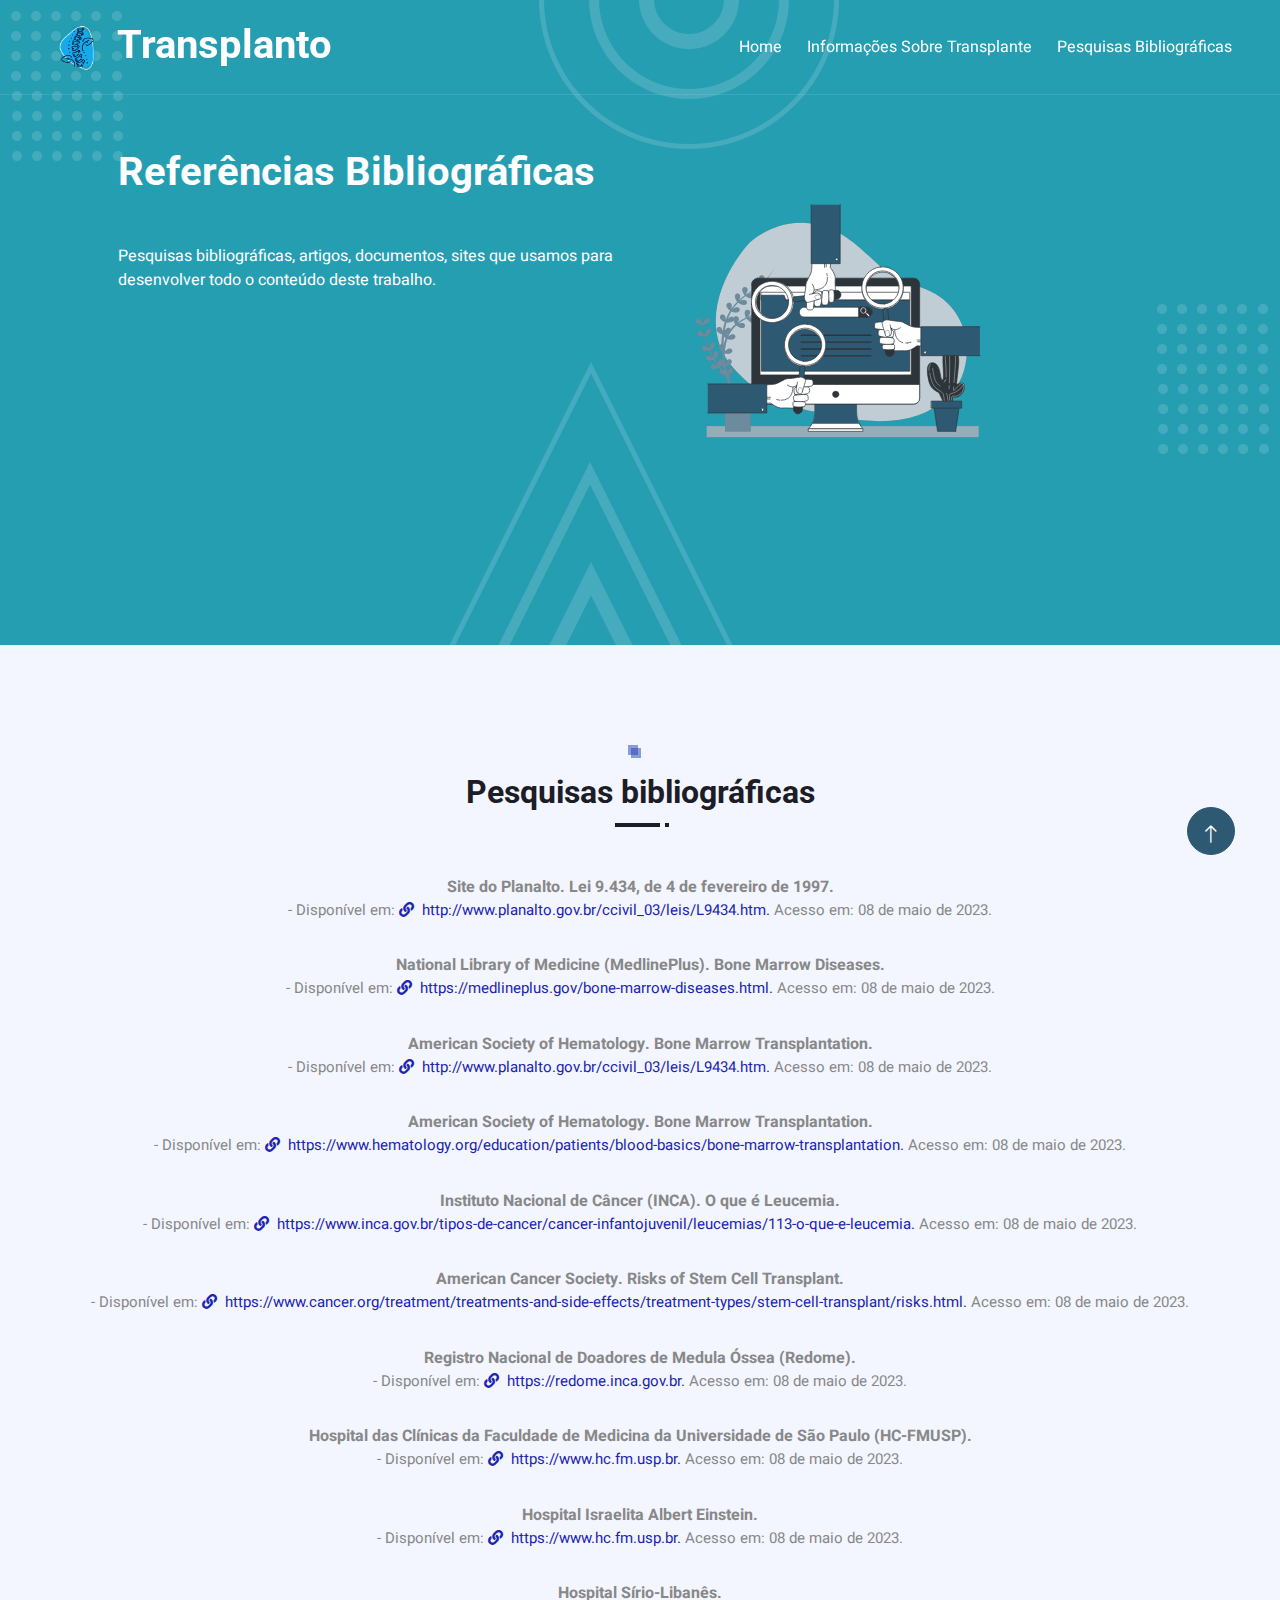
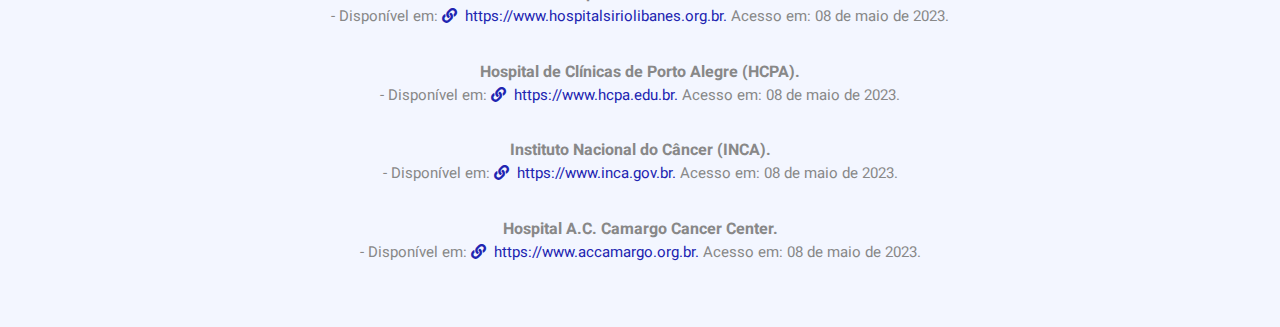
<file: ReferênciasBibliográficas.html>
<!DOCTYPE html>
<html lang="en">

<head>
    
    <meta charset="UTF-8">
    <meta http-equiv="X-UA-Compatible" content="IE=edge">
    <meta name="viewport" content="width=device-width, initial-scale=1.0">

    <title>Transplanto</title>
    <link rel="sortcut icon" href="img/Logo.png" type="image/icon-x"/>
    <!-- Favicon 
    <link href="../img/favicon.ico" rel="icon">
    -->

    <!-- Fonts TALVEZ NAO -->
    <link rel="preconnect" href="https://fonts.googleapis.com">
    <link rel="preconnect" href="https://fonts.gstatic.com" crossorigin>
    <link href="https://fonts.googleapis.com/css2?family=Heebo:wght@400;500&family=Roboto:wght@400;500;700&display=swap" rel="stylesheet"> 

    <!-- Icones -->
    <link href="https://cdnjs.cloudflare.com/ajax/libs/font-awesome/5.10.0/css/all.min.css" rel="stylesheet">
    <link href="https://cdn.jsdelivr.net/npm/bootstrap-icons@1.4.1/font/bootstrap-icons.css" rel="stylesheet">

    <!-- ANIMACOES -->
    <link href="../lib/animate/animate.min.css" rel="stylesheet">
    <link href="../lib/owlcarousel/assets/owl.carousel.min.css" rel="stylesheet">
    <link href="../lib/lightbox/css/lightbox.min.css" rel="stylesheet">

    <!-- CSS -->
    <link type="text/css" href="css/bootstrap.min.css" rel="stylesheet">
    <link type="text/css" rel="stylesheet" href="css/style.css">

</head>

<body>
    <div >

        <!-- Navbar & Hero Start -->
        <div class="container-xxl position-relative p-0">
            <div class="bars">
            <nav class="navbar navbar-expand-lg navbar-light px-4 px-lg-5 py-3 py-lg-0">
                <a href="" class="navbar-brand p-0">
                    <h1 class="m-0">
                     <!--LOGO NAV--> <img class="img-fluid3" src="img/Logo.png" alt="">
                     Transplanto<span class="fs-5"></span></h1>
                    
                </a>
                <button class="navbar-toggler" type="button" data-bs-toggle="collapse" data-bs-target="#navbarCollapse">
                    <span class="fa fa-bars"></span>
                </button>
                <div class="collapse navbar-collapse" id="navbarCollapse">
                    <div class="navbar-nav ms-auto py-0">
                     
                        <a href="./index.html" class="nav-item nav-link">Home</a>
                        <a href="./indexConteúdo.html" class="nav-item nav-link">Informações Sobre Transplante</a>
                        <a href="#pesquisas" class="nav-item nav-link">Pesquisas Bibliográficas</a>
                    </div>
                    
                </div>
            </nav>
        </div>

<section  class="content">
    <div class="container-xxl py-1 bg-primary hero-header mb-5">
        <div class="container my-5 py-5 px-lg-5">
            <div class="row g-5 py-5">
                <div class="col-lg-6 text-center text-lg-start">
                    <h1 class="text-white mb-4 animated zoomIn">Referências Bibliográficas</h1>
                    <br>
                    <p class="text-white pb-3 animated zoomIn">Pesquisas bibliográficas, artigos, documentos, sites que usamos para desenvolver todo o conteúdo deste trabalho. </p>              
                </div>
                <div class="col-lg-6 text-center text-lg-start">
                    <img class="img-fluid10 text-center" src="img/Search engines-bro.svg" alt="">
                </div>
            </div>
        </div>
    </div>
</div>
</section>
        <!-- Navbar & Hero End -->

        <div class="container-xxl py-5">
            <div class="container px-lg-5">
                <div class="row g-5 " >
                    
                <div class="section-title position-relative text-center mb-5 pb-2 wow fadeInUp" data-wow-delay="0.1s">
                    <h6 class="position-relative d-inline text-primary ps-4"></h6>
                    <h2 class="mt-2">Pesquisas bibliográficas</h2>
                </div>
            </div>
        </div>

        <section id="pesquisas">

          <dl class="text-center">
            <dt>Site do Planalto. Lei 9.434, de 4 de fevereiro de 1997.</dt>
            <dd class="fontreferencia">- Disponível em: <a href="http://www.planalto.gov.br/ccivil_03/leis/L9434.htm."><i class="fa fa-link me-2"></i>http://www.planalto.gov.br/ccivil_03/leis/L9434.htm.</a> Acesso em: 08 de maio de 2023.</dd>
            <br>
            <dt>National Library of Medicine (MedlinePlus). Bone Marrow Diseases. </dt>
            <dd class="fontreferencia">- Disponível em: <a href="https://medlineplus.gov/bone-marrow-diseases.html."><i class="fa fa-link me-2"></i>https://medlineplus.gov/bone-marrow-diseases.html.</a> Acesso em: 08 de maio de 2023.</dd>
            <br>
            <dt>American Society of Hematology. Bone Marrow Transplantation.</dt>
            <dd class="fontreferencia">- Disponível em: <a href="http://www.planalto.gov.br/ccivil_03/leis/L9434.htm."><i class="fa fa-link me-2"></i>http://www.planalto.gov.br/ccivil_03/leis/L9434.htm.</a> Acesso em: 08 de maio de 2023.</dd>
            <br>
            <dt>American Society of Hematology. Bone Marrow Transplantation.</dt>
            <dd class="fontreferencia">- Disponível em: <a href="https://www.hematology.org/education/patients/blood-basics/bone-marrow-transplantation."><i class="fa fa-link me-2"></i>https://www.hematology.org/education/patients/blood-basics/bone-marrow-transplantation.</a> Acesso em: 08 de maio de 2023.</dd>
            <br>
            <dt>Instituto Nacional de Câncer (INCA). O que é Leucemia.</dt>
            <dd class="fontreferencia">- Disponível em: <a href="https://www.inca.gov.br/tipos-de-cancer/cancer-infantojuvenil/leucemias/113-o-que-e-leucemia."><i class="fa fa-link me-2"></i>https://www.inca.gov.br/tipos-de-cancer/cancer-infantojuvenil/leucemias/113-o-que-e-leucemia.</a> Acesso em: 08 de maio de 2023.</dd>
            <br>
            <dt>American Cancer Society. Risks of Stem Cell Transplant. </dt>
            <dd class="fontreferencia">- Disponível em: <a href="https://www.cancer.org/treatment/treatments-and-side-effects/treatment-types/stem-cell-transplant/risks.html."><i class="fa fa-link me-2"></i>https://www.cancer.org/treatment/treatments-and-side-effects/treatment-types/stem-cell-transplant/risks.html.</a> Acesso em: 08 de maio de 2023.</dd>
            <br>
            <dt>Registro Nacional de Doadores de Medula Óssea (Redome).</dt>
            <dd class="fontreferencia">- Disponível em: <a href="https://redome.inca.gov.br."><i class="fa fa-link me-2"></i>https://redome.inca.gov.br.</a> Acesso em: 08 de maio de 2023.</dd>
            <br>
            <dt>Hospital das Clínicas da Faculdade de Medicina da Universidade de São Paulo (HC-FMUSP). </dt>
            <dd class="fontreferencia">- Disponível em: <a href="https://www.hc.fm.usp.br."><i class="fa fa-link me-2"></i>https://www.hc.fm.usp.br.</a> Acesso em: 08 de maio de 2023.</dd>
            <br>
            <dt>Hospital Israelita Albert Einstein.</dt>
            <dd class="fontreferencia">- Disponível em: <a href="https://www.hc.fm.usp.br."><i class="fa fa-link me-2"></i>https://www.hc.fm.usp.br.</a> Acesso em: 08 de maio de 2023.</dd>
            <br>
            <dt>Hospital Sírio-Libanês.</dt>
            <dd class="fontreferencia">- Disponível em: <a href="https://www.hospitalsiriolibanes.org.br."><i class="fa fa-link me-2"></i>https://www.hospitalsiriolibanes.org.br.</a> Acesso em: 08 de maio de 2023.</dd>
            <br>
            <dt> Hospital de Clínicas de Porto Alegre (HCPA). </dt>
            <dd class="fontreferencia">- Disponível em: <a href="https://www.hcpa.edu.br."><i class="fa fa-link me-2"></i>https://www.hcpa.edu.br.</a> Acesso em: 08 de maio de 2023.</dd>
            <br>
            <dt> Instituto Nacional do Câncer (INCA).</dt>
            <dd class="fontreferencia">- Disponível em: <a href="https://www.inca.gov.br."><i class="fa fa-link me-2"></i>https://www.inca.gov.br.</a> Acesso em: 08 de maio de 2023.</dd>
            <br>
            <dt>Hospital A.C. Camargo Cancer Center.</dt>
            <dd class="fontreferencia">- Disponível em: <a href="https://www.accamargo.org.br."><i class="fa fa-link me-2"></i>https://www.accamargo.org.br.</a> Acesso em: 08 de maio de 2023.</dd>
        </dl>
        </section>

       


        <!-- Back to Top -->
        <a href="#" class="btn btn-lg btn-primary btn-lg-square back-to-top pt-2"><i class="bi bi-arrow-up"></i></a>
    </div>

    <!-- JavaScript Libraries -->
    <script src="https://code.jquery.com/jquery-3.4.1.min.js"></script>
    <script src="https://cdn.jsdelivr.net/npm/bootstrap@5.0.0/dist/js/bootstrap.bundle.min.js"></script>
    <script src="lib/wow/wow.min.js"></script>
    <script src="lib/easing/easing.min.js"></script>
    <script src="lib/waypoints/waypoints.min.js"></script>
    <script src="lib/owlcarousel/owl.carousel.min.js"></script>
    <script src="lib/isotope/isotope.pkgd.min.js"></script>
    <script src="lib/lightbox/js/lightbox.min.js"></script>

    <!-- Template Javascript -->
    <script src="js/main.js"></script>
    <script src="js/lerMais.js"></script>
</body>

</html>
</file>
<file: css/style.css>
/********** Template CSS **********/
:root {
    --primary: #269EB2;
    --secondary: #4777F5;
    --light: #F7FAFF;
    --dark: #1D1D27;
}

.texto-carreiras{
    background-color: white;
    border-radius: 10px;
    width: 100%;
    border: solid #CAADDE 1px;
    padding-bottom: 1%;
    margin-bottom: 2%;
}

.texto-carreiras img, .p-carreiras{
    display: inline-block;
}

.texto-carreiras img{
    width: 45%; 
}

.p-carreiras{
    width: 50%;
    text-align: left;
    align-items: center;
}

.texto-carreiras:hover{
    box-shadow: 0 0 5px 0px #269db2;
}

.cards-carreiras{
    display: flex;
    justify-content: space-between;
}

.texto-carreiras-sml{
    background-color: white;
    border-radius: 10px;
    width: 33.33%;
    border: #269db2;
    padding-bottom: 1%;
    margin-bottom: 2%;
    margin-right: 0.5%;
    margin-left: 0.5%;
}

.p-carreiras-sml{
    text-align: center;
}

.texto-carreiras-sml:hover{
    box-shadow: #269db2;
}

.imagemTipos{
    width: 10%;
}

#mais {
    display: none;
}

#btnVerMais{
    color: #000000; 
    font-family: "Font Awesome 5 Free";
}


.btm {
    box-sizing: border-box;
    -webkit-appearance: none;
       -moz-appearance: none;
            appearance: none;
    background-color: transparent;
    border: 2px solid #e74c3c;
    border-radius: 0.6em;
    color: #e74c3c;
    cursor: pointer;
    display: -webkit-box;
    display: -webkit-flex;
    display: -ms-flexbox;
    display: flex;
    -webkit-align-self: center;
        -ms-flex-item-align: center;
            align-self: center;
    font-size: 1rem;
    font-weight: 400;
    line-height: 1;
    margin: 20px;
    padding: 0.5em 0.5em;
    text-decoration: none;
    text-align: center;
    text-transform: uppercase;
    font-weight: 500;
    justify-content: center;
  }
  .btm:hover, .btm:focus {
    color: #fff;
    outline: 0;
  }

  .fourth {
    border-color: #269EB2;
    color: #fff;
    background-image: -webkit-linear-gradient(45deg, #269EB2 50%, transparent 50%);
    background-image: linear-gradient(45deg, #269EB2 50%, transparent 50%);
    background-position: 100%;
    background-size: 400%;
    -webkit-transition: background 300ms ease-in-out;
    transition: background 300ms ease-in-out;
  }
  .fourth:hover {
    background-position: 0;
  }

  
  
  /* 
========================
      BUTTON THREE
========================
*/
.btn-three {
    color: #696262;
    transition: all 0.5s;
    position: relative;
    background-color: #269db2;
    justify-content: center;
  }
  .btn-three::before {
    content: '';
    position: absolute;
    top: 0;
    left: 0;
    width: 100%;
    height: 100%;
    z-index: 1;
    background-color: rgba(255,255,255,0.1);
    transition: all 0.3s;
  }
  .btn-three:hover::before {
    opacity: 0 ;
    transform: scale(0.5,0.5);
  }
  .btn-three::after {
    content: '';
    position: absolute;
    top: 0;
    left: 0;
    width: 100%;
    height: 100%;
    z-index: 1;
    opacity: 0;
    transition: all 0.3s;
    border: 1px solid rgb(0, 0, 0);
    transform: scale(1.2,1.2);
    border-radius: 10%;
  }
  .btn-three:hover::after {
    opacity: 1;
    transform: scale(1,1);
  }

/*** Spinner ***/
#spinner {
    opacity: 0;
    visibility: hidden;
    transition: opacity .5s ease-out, visibility 0s linear .5s;
    z-index: 99999;
}

#spinner.show {
    transition: opacity .5s ease-out, visibility 0s linear 0s;
    visibility: visible;
    opacity: 1;
}

.back-to-top {
    position: fixed;
    display: none;
    right: 45px;
    bottom: 45px;
    z-index: 99;
}
.bars {
    position: fixed;
    z-index: 99;
    background-color: white;
    width: 100%;
}

/*** Heading ***/
h1,
h2,
h3,
.fw-bold {
    font-weight: 700 !important;
}

h4,
h5,
h6,
.fw-medium {
    font-weight: 500 !important;
}


/*** Button ***/
.btn {
    font-weight: 500;
    transition: .5s;
}

.btn-square {
    width: 38px;
    height: 38px;
}

.btn-sm-square {
    width: 32px;
    height: 32px;
}

.btn-lg-square {
    width: 48px;
    height: 48px;
}

.btn-square,
.btn-sm-square,
.btn-lg-square {
    padding: 0;
    display: flex;
    align-items: center;
    justify-content: center;
    font-weight: normal;
    border-radius: 50px;
}


/*** TEXTO DA NAV GRANDE ***/
.navbar-light .navbar-nav .nav-link {
    position: relative;
    margin-left: 25px;
    padding: 35px 0;
    color: #ffffff !important;
    outline: none;
    transition: .5s;
}

/**TEXTO NAV PEQUENA**/
.sticky-top.navbar-light .navbar-nav .nav-link {
    padding: 20px 0;
    color: #000000 !important;
    font-family: 'Times New Roman', Times, serif;
    font-size: 100%;
}

.navbar-light .navbar-nav .nav-link:hover,
.navbar-light .navbar-nav .nav-link.active {
    color: #000000 !important;
}

.navbar-light .navbar-brand h1 {
    color: #FFFFFF;
}

.navbar-light .navbar-brand img {
    max-height: 60px;
    transition: .5s;
}

.sticky-top.navbar-light .navbar-brand img {
    max-height: 45px;
}

@media (max-width: 991.98px) {
    .sticky-top.navbar-light {
        position: relative;
        background: #FFFFFF;
    }

    .navbar-light .navbar-collapse {
        margin-top: 15px;
        border-top: 1px solid #DDDDDD;
    }

    .navbar-light .navbar-nav .nav-link,
    .sticky-top.navbar-light .navbar-nav .nav-link {
        padding: 10px 0;
        margin-left: 0;
        color: #000000 !important;
    }

    .navbar-light .navbar-brand h1 {
        color: #000000;
    }

    .navbar-light .navbar-brand img {
        max-height: 45px;
    }
}

@media (min-width: 992px) {
    .navbar-light {
        position: absolute;
        width: 100%;
        top: 0;
        left: 0;
        border-bottom: 1px solid rgba(256, 256, 256, .1);
        z-index: 999;
    }
    
    /**NAV PEQUENA**/
    .sticky-top.navbar-light {
        position: fixed;
        background: #ffffff;
    }

    /**LINHA DA NAV**/
    .navbar-light .navbar-nav .nav-link::before {
        position: absolute;
        content: "";
        width: 0;
        height: 2px;
        bottom: -1px;
        left: 50%;
        background: #000000;
        transition: .5s;
    }

    .navbar-light .navbar-nav .nav-link:hover::before,
    .navbar-light .navbar-nav .nav-link.active::before {
        width: 100%;
        left: 0;
    }

    .navbar-light .navbar-nav .nav-link.nav-contact::before {
        display: none;
    }

    /**TEXTO LOGO NAV**/
    .sticky-top.navbar-light .navbar-brand h1 {
        color: #000000;
    }
}


/*** Hero Header ***/
.hero-header {
    background:
        url(../img/bg-dot.png),
        url(../img/bg-dot.png),
        url(../img/bg-round.png),
        url(../img/bg-tree.png);
    background-position:
        10px 10px,
        bottom 190px right 10px,
        left 55% top -1px,
        left 45% bottom -1px,
        center bottom -1px;
    background-repeat: no-repeat;
}


/*** Section Title ***/
.section-title::before {
    position: absolute;
    content: "";
    width: 45px;
    height: 4px;
    bottom: 0;
    left: 0;
    background: var(--dark);
}

.section-title::after {
    position: absolute;
    content: "";
    width: 4px;
    height: 4px;
    bottom: 0;
    left: 50px;
    background: var(--dark);
}

.section-title.text-center::before {
    left: 50%;
    margin-left: -25px;
}

.section-title.text-center::after {
    left: 50%;
    margin-left: 25px;
}

.section-title h6::before,
.section-title h6::after {
    position: absolute;
    content: "";
    width: 10px;
    height: 10px;
    top: 2px;
    left: 0;
    background: rgba(33, 66, 177, .5);
}

.section-title h6::after {
    top: 5px;
    left: 3px;
}


/*** Service ***/
.service-item {
    position: relative;
    height: 350px;
    padding: 30px 25px;
    background: #FFFFFF;
    box-shadow: 0 0 45px rgba(0, 0, 0, .08);
    transition: .5s;
}

.service-item:hover {
    background: var(--primary);
}

.service-item .service-icon {
    margin: 0 auto 20px auto;
    width: 90px;
    height: 90px;
    display: flex;
    align-items: center;
    justify-content: center;
    color: var(--light);
    background: url(../img/icon-shape-primary.png) center center no-repeat;
    transition: .5s;
}

.service-item:hover .service-icon {
    color: var(--primary);
    background: url(../img/icon-shape-white.png);
}

.service-item h5,
.service-item p {
    transition: .5s;
}

.service-item:hover h5,
.service-item:hover p {
    color: var(--light);
}

.service-item a.btn {
    position: relative;
    display: flex;
    color: #000000;
    transition: .5s;
    z-index: 1;
}

.service-item:hover a.btn {
    color: #000000;
}

.service-item a.btn::before {
    position: absolute;
    content: "";
    width: 35px;
    height: 35px;
    top: 0;
    left: 0;
    border-radius: 35px;
    background: #DDDDDD;
    transition: .5s;
    z-index: -1;
}

.service-item:hover a.btn::before {
    width: 100%;
    background: var(--light);
}


/*** Testimonial ***/
.newsletter,
.testimonial {
    background:
        url(../img/bg-top.png),
        url(../img/bg-bottom.png);
    background-position:
        left top,
        right bottom;
    background-repeat: no-repeat;
}

.testimonial-carousel .owl-item .testimonial-item,
.testimonial-carousel .owl-item.center .testimonial-item * {
    transition: .5s;
}

.testimonial-carousel .owl-item.center .testimonial-item {
    background: var(--light) !important;
    border-color: var(--light);
}

.testimonial-carousel .owl-item.center .testimonial-item * {
    color: #888888;
}

.testimonial-carousel .owl-item.center .testimonial-item i {
    color: var(--primary) !important;
}

.testimonial-carousel .owl-item.center .testimonial-item h6 {
    color: var(--dark) !important;
}


/*** Team ***/
.team-item {
    position: relative;
    transition: .5s;
    z-index: 1;
    margin-right: 20px;
}

.team-item::after {
    position: absolute;
    content: "";
    top: 3rem;
    right: 3rem;
    bottom: 0;
    left: 0;
    border-radius: 10px;
    background: #FFFFFF;
    box-shadow: 0 0 45px rgba(0, 0, 0, .1);
    transition: .5s;
    z-index: -1;
}

.center {
    margin-left: 150px;
}

.team-item:hover::after {
    background: var(--primary);
}

.team-item h5,
.team-item small {
    transition: .5s;
}

.team-item:hover h5,
.team-item:hover small {
    color: var(--light);
}


/*** Project Portfolio ***/
#portfolio-flters .btn {
    position: relative;
    display: inline-block;
    margin: 10px 4px 0 4px;
    transition: .5s;
}

#portfolio-flters .btn::after {
    position: absolute;
    content: "";
    right: -1px;
    bottom: -1px;
    border-left: 20px solid transparent;
    border-right: 0 solid transparent;
    border-bottom: 50px solid #FFFFFF;
}

#portfolio-flters .btn:hover,
#portfolio-flters .btn.active {
    color: var(--light);
    background: var(--primary);
}

.portfolio-overlay {
    position: absolute;
    display: flex;
    flex-direction: column;
    justify-content: center;
    width: 100%;
    height: 100%;
    padding: 30px;
    top: 0;
    left: 0;
    background: var(--primary);
    transition: .5s;
    z-index: 1;
    opacity: 0;
}

.portfolio-item:hover .portfolio-overlay {
    opacity: 1;
}

.portfolio-item .btn {
    position: absolute;
    width: 90px;
    height: 90px;
    top: 0px;
    right: 0px;
    display: flex;
    align-items: center;
    justify-content: center;
    background: url(../img/icon-shape-white.png) center center no-repeat;
    border: none;
    transition: .5s;
    opacity: 0;
    z-index: 2;
}

.portfolio-item:hover .btn {
    opacity: 1;
    transition-delay: .15s;
}


/*** Footer ***/
.footer {
    background: url(../img/footer.png) center center no-repeat;
    background-size: contain;
}

.footer .btn.btn-social {
    margin-right: 5px;
    width: 40px;
    height: 40px;
    display: flex;
    align-items: center;
    justify-content: center;
    color: var(--light);
    border: 1px solid rgba(256, 256, 256, .1);
    border-radius: 40px;
    transition: .3s;
}

.footer .btn.btn-social:hover {
    color: var(--primary);
}

.footer .btn.btn-link {
    display: block;
    margin-bottom: 10px;
    padding: 0;
    text-align: left;
    color: var(--light);
    font-weight: normal;
    transition: .3s;
}

.footer .btn.btn-link::before {
    position: relative;
    content: "\f105";
    font-family: "Font Awesome 5 Free";
    font-weight: 900;
    margin-right: 10px;
}

.footer .btn.btn-link:hover {
    letter-spacing: 1px;
    box-shadow: none;
}

.footer .copyright {
    padding: 25px 0;
    font-size: 14px;
    border-top: 1px solid rgba(256, 256, 256, .1);
}

.footer .copyright a {
    color: var(--light);
}

.footer .footer-menu a {
    margin-right: 15px;
    padding-right: 15px;
    border-right: 1px solid rgba(255, 255, 255, .1);
}

.footer .footer-menu a:last-child {
    margin-right: 0;
    padding-right: 0;
    border-right: none;
}


/*CSS NOTICIAS*/
.painel{
	background-image: url(../images/bg-pattern-1.jpg);
}

.post-nikki-2 .post-nikki-time {
	color: rgba(255, 255, 255, 0.75);
}

.unit-spacing-lg {
    margin-bottom: -20px;
    margin-left: -30px;
}
.unit {
    display: flex;
    flex: 0 1 100%;
    margin-bottom: -10px;
    margin-left: -10px;
}
.imagemTamanho {
    font-size: 18px;
}

@media (min-width: 768px){
 .flex-md-row {
    flex-direction: row !important;
}
.align-items-center {
    align-items: center !important;
}
.flex-column {
    flex-direction: column !important;
}}
@media (min-width: 768px){
    .vv{
        font-size: 9px;
    }
    .vv1{
        font-size: 8px;
    }
   
}
@media (min-width:  992px ){
    .vv{
        font-size: 11px;
    }
    .vv1{
        font-size: 11px;
    }
}
@media (min-width:  1200px ){
    .vv{
        font-size: 15px;
    }
    .vv1{
        font-size: 13px;
    }
}
.ptx{
    font-size: 25px;
}
.lista {
    font-size: 25px;
}
@media (max-width:  562px ){
    .v3{
        font-size: 15px;
    }
    .lista{
        font-size: 15px;
    }
    
}
@media (max-width:  767px ){
    .vv{
        font-size: 20px;
    }
    .lista{
        font-size: 15px;
    }
    .vv1{
        font-size: 20px;
    }
    .imagemTamanho {
        font-size: 25px;
    }
}

@media (min-width:  1200px ){
    .imagemTamanho {
        font-size: 25px;
    }
}
.radiusss{
    border-radius: 10%;
}
.fonttamanho{
    font-size: 25px;
}
.fontreferencia{
    font-size: 15px;
}
@media (max-width:  410px ){
    .fonttamanho{
        font-size: 20px;
    }
    .fontreferencia{
        font-size: 12px;
    }
}
</file>
